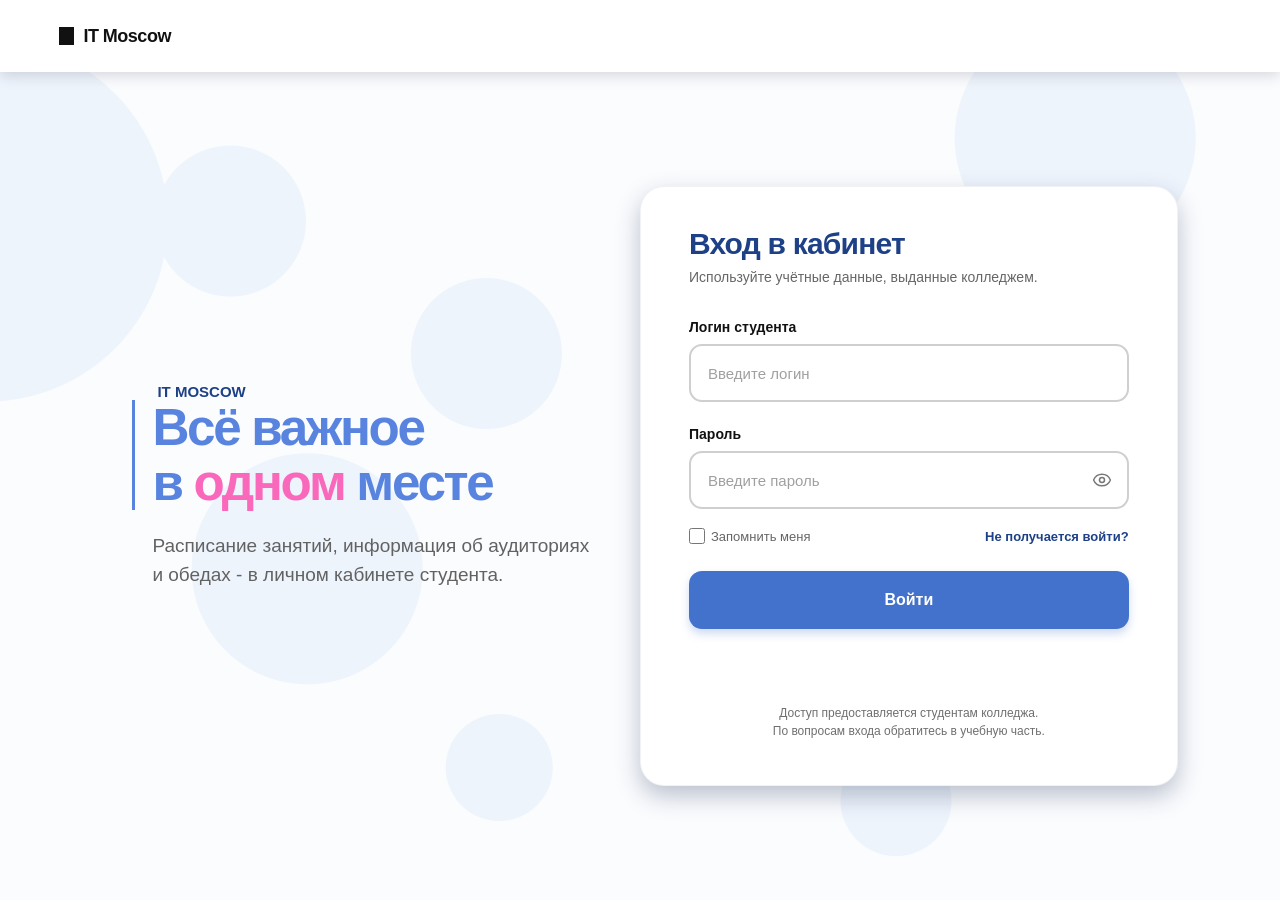
<file: MyITProfile/front/index.html>
<!DOCTYPE html>
<html lang="ru">
<head>
    <meta charset="UTF-8">
    <meta name="viewport" content="width=device-width, initial-scale=1.0">
    <meta name="description" content="Вход в личный кабинет студента IT Moscow: расписание, звонки, обеды и оценки.">
    <title>Вход | IT Moscow</title>
    <link rel="icon" href="data:,">
    <link rel="stylesheet" href="./css/style.css">
    <script src="./js/site-data.js" defer></script>
    <script src="./js/script.js" defer></script>
</head>
<body class="login-page">
    <header class="login-header">
        <span class="logo"><span class="logo-square"></span> IT Moscow</span>
        <div class="profile-menu is-guest" data-profile-menu>
            <a class="profile-button" href="index.html">Войти</a>
            <div class="profile-card">
                <strong class="profile-card-name" data-profile-name></strong>
                <span class="profile-card-role">Студент колледжа</span>
                <dl class="profile-card-details">
                    <div><dt>Группа</dt><dd data-profile-group></dd></div>
                    <div><dt>Специальность</dt><dd data-profile-specialty></dd></div>
                    <div><dt>Курс</dt><dd data-profile-course></dd></div>
                    <div><dt>Логин</dt><dd data-profile-login></dd></div>
                </dl>
                <button class="profile-logout" type="button" data-logout>Выйти из кабинета</button>
            </div>
        </div>
    </header>

    <main class="login-main">
        <section class="login-promo">
            <p class="login-eyebrow">IT MOSCOW</p>
            <h1>Всё важное<br>в <span>одном</span> месте</h1>
            <p>Расписание занятий, информация об аудиториях<br class="desktop-only"> и обедах - в личном кабинете студента.</p>
        </section>

        <section class="login-card">
            <h2>Вход в кабинет</h2>
            <p class="login-description">Используйте учётные данные, выданные колледжем.</p>
            <form class="login-form" data-login-form>
                <label for="student-login">Логин студента</label>
                <input id="student-login" name="login" type="text" placeholder="Введите логин" autocomplete="username" required>

                <label for="student-password">Пароль</label>
                <div class="password-wrap">
                    <input id="student-password" name="password" type="password" placeholder="Введите пароль" autocomplete="current-password" required>
                    <button class="password-toggle" type="button" data-password-toggle aria-label="Показать пароль" aria-pressed="false">
                        <img class="eye-icon eye-open" src="assets/icons/eye.svg" alt="" width="20" height="20" aria-hidden="true">
                        <img class="eye-icon eye-off" src="assets/icons/eye-off.svg" alt="" width="20" height="20" aria-hidden="true">
                    </button>
                </div>

                <div class="login-options">
                    <label class="remember-option"><input type="checkbox" name="remember"> <span>Запомнить меня</span></label>
                    <a href="#" data-message="Для восстановления доступа обратитесь в учебную часть">Не получается войти?</a>
                </div>

                <button class="login-submit" type="submit">Войти</button>
                <p class="login-message" data-login-message role="status" aria-live="polite"></p>
            </form>

            <p class="login-bottom">Доступ предоставляется студентам колледжа.<br>По вопросам входа обратитесь в учебную часть.</p>
        </section>
    </main>
    <div class="toast" role="status" aria-live="polite" data-toast></div>
</body>
</html>
</file>
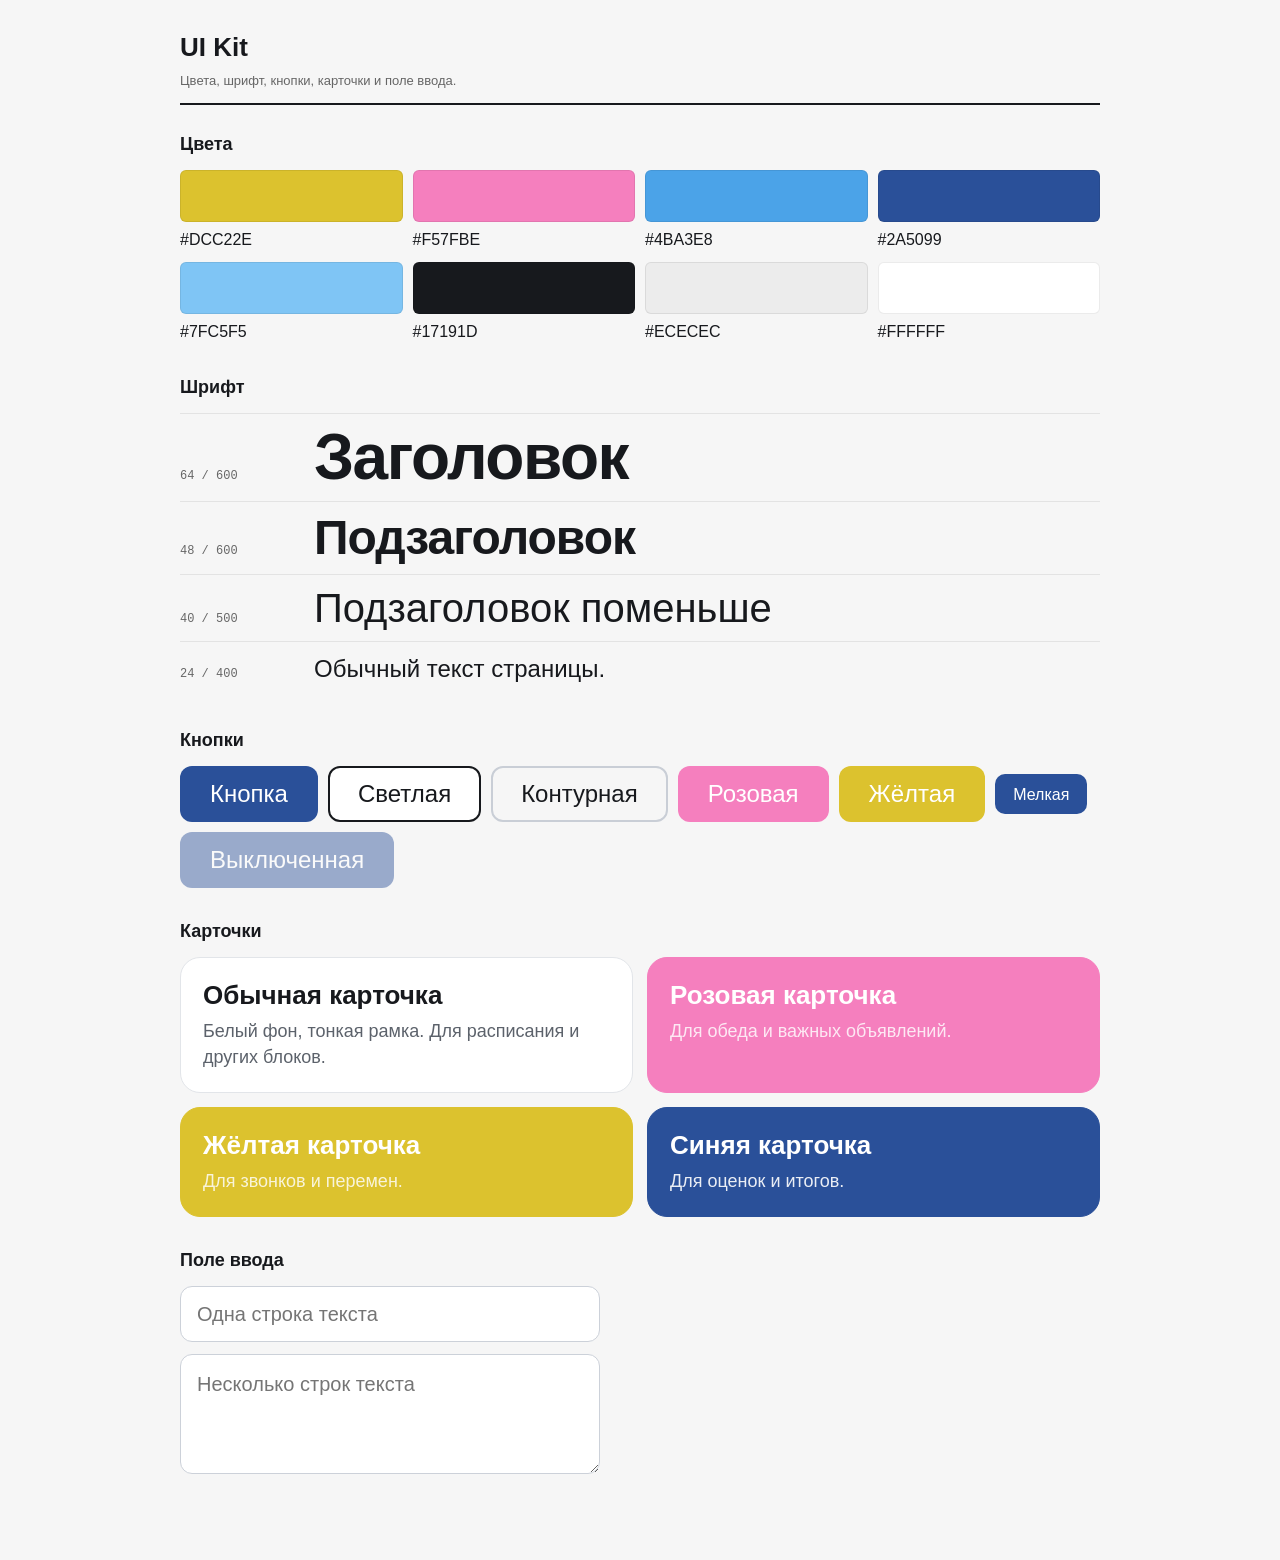
<file: MyITProfile/design/UI Kit/index.html>
<!DOCTYPE html>
<html lang="ru">
<head>
    <meta charset="UTF-8">
    <meta name="viewport" content="width=device-width, initial-scale=1.0">
    <title>UI Kit</title>
    <link rel="stylesheet" href="style.css">
</head>
<body>

<div class="wrap">
    <div class="head">
        <h1>UI Kit</h1>
        <p>Цвета, шрифт, кнопки, карточки и поле ввода.</p>
    </div>

    <section class="sec">
        <h2>Цвета</h2>
        <div class="swatches">
            <div class="swatch">
                <div class="swatch-box c-yellow"></div>
                #DCC22E
            </div>
            <div class="swatch">
                <div class="swatch-box c-pink"></div>
                #F57FBE
            </div>
            <div class="swatch">
                <div class="swatch-box c-blue"></div>
                #4BA3E8
            </div>
            <div class="swatch">
                <div class="swatch-box c-blue-dark"></div>
                #2A5099
            </div>
            <div class="swatch">
                <div class="swatch-box c-blue-light"></div>
                #7FC5F5
            </div>
            <div class="swatch">
                <div class="swatch-box c-black"></div>
                #17191D
            </div>
            <div class="swatch">
                <div class="swatch-box c-gray"></div>
                #ECECEC
            </div>
            <div class="swatch">
                <div class="swatch-box c-white"></div>
                #FFFFFF
            </div>
        </div>
    </section>

    <section class="sec">
        <h2>Шрифт</h2>
        <div class="type-row">
            <p class="type-name">64 / 600</p>
            <p class="h1">Заголовок</p>
        </div>
        <div class="type-row">
            <p class="type-name">48 / 600</p>
            <p class="h2">Подзаголовок</p>
        </div>
        <div class="type-row">
            <p class="type-name">40 / 500</p>
            <p class="h3">Подзаголовок поменьше</p>
        </div>
        <div class="type-row">
            <p class="type-name">24 / 400</p>
            <p class="text">Обычный текст страницы.</p>
        </div>
    </section>

    <section class="sec">
        <h2>Кнопки</h2>
        <div class="grid">
            <button class="btn" type="button">Кнопка</button>
            <button class="btn btn-light" type="button">Светлая</button>
            <button class="btn btn-line" type="button">Контурная</button>
            <button class="btn btn-pink" type="button">Розовая</button>
            <button class="btn btn-yellow" type="button">Жёлтая</button>
            <button class="btn btn-small" type="button">Мелкая</button>
            <button class="btn" type="button" disabled>Выключенная</button>
        </div>
    </section>

    <section class="sec">
        <h2>Карточки</h2>
        <div class="row">
            <div class="card">
                <h3 class="card-title">Обычная карточка</h3>
                <p class="card-text">Белый фон, тонкая рамка. Для расписания и других блоков.</p>
            </div>
            <div class="card card-pink">
                <h3 class="card-title">Розовая карточка</h3>
                <p class="card-text">Для обеда и важных объявлений.</p>
            </div>
            <div class="card card-yellow">
                <h3 class="card-title">Жёлтая карточка</h3>
                <p class="card-text">Для звонков и перемен.</p>
            </div>
            <div class="card card-blue">
                <h3 class="card-title">Синяя карточка</h3>
                <p class="card-text">Для оценок и итогов.</p>
            </div>
        </div>
    </section>

    <section class="sec">
        <h2>Поле ввода</h2>
        <div class="inputs">
            <input class="input" type="text" placeholder="Одна строка текста">
            <textarea class="textarea" placeholder="Несколько строк текста"></textarea>
        </div>
    </section>
</div>
</body>
</html>
</file>
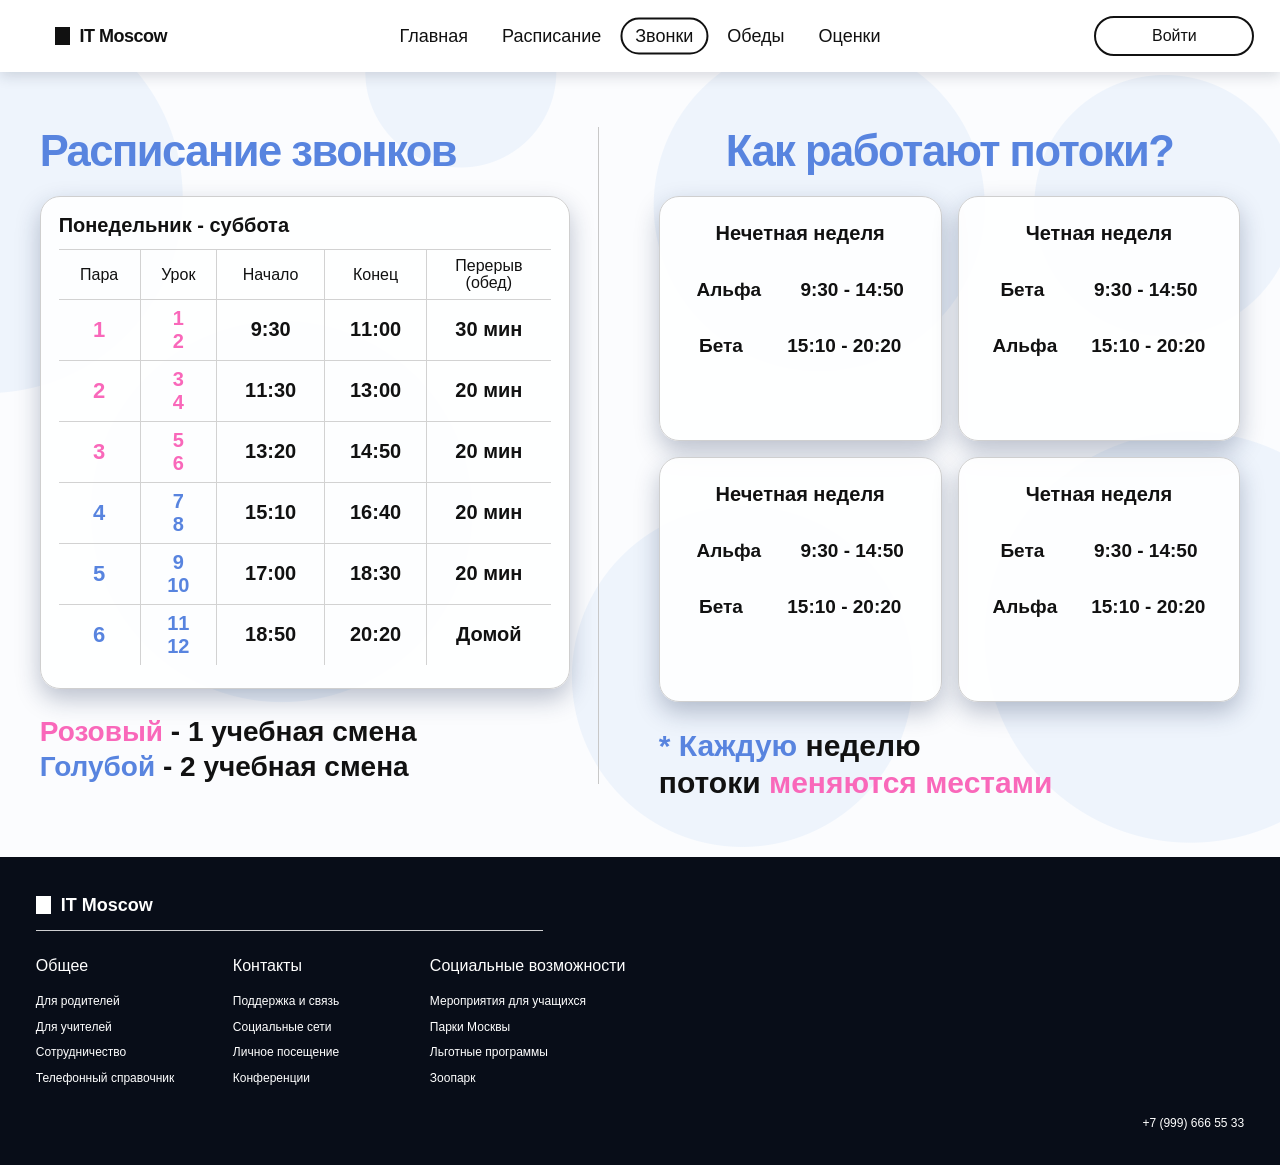
<file: MyITProfile/front/bells.html>
<!DOCTYPE html>
<html lang="ru">
<head>
    <meta charset="UTF-8">
    <meta name="viewport" content="width=device-width, initial-scale=1.0">
    <meta name="description" content="Расписание звонков IT Moscow и схема смен потоков по неделям.">
    <title>Звонки | IT Moscow</title>
    <link rel="icon" href="assets/favicon.svg" type="image/svg+xml">
    <link rel="stylesheet" href="./css/style.css">
    <script src="./js/site-data.js" defer></script>
    <script src="./js/script.js" defer></script>
</head>
<body>

    <header class="site-header">
        <a class="logo" href="index.html"><span class="logo-square"></span> IT Moscow</a>
        <nav class="main-nav" aria-label="Главная навигация"><a class="nav-link" href="index.html">Главная</a><a class="nav-link" href="schedule.html">Расписание</a><a class="nav-link active" href="bells.html">Звонки</a><a class="nav-link" href="lunch.html">Обеды</a><a class="nav-link" href="grades.html">Оценки</a></nav>
        <div class="profile-menu is-guest" data-profile-menu>
            <a class="profile-button" href="login.html">Войти</a>
            <div class="profile-card">
                <strong class="profile-card-name" data-profile-name></strong>
                <span class="profile-card-role">Студент колледжа</span>
                <dl class="profile-card-details">
                    <div><dt>Группа</dt><dd data-profile-group></dd></div>
                    <div><dt>Специальность</dt><dd data-profile-specialty></dd></div>
                    <div><dt>Курс</dt><dd data-profile-course></dd></div>
                    <div><dt>Логин</dt><dd data-profile-login></dd></div>
                </dl>
                <button class="profile-logout" type="button" data-logout>Выйти из кабинета</button>
            </div>
        </div>
    </header>

<main class="page-background">

<section class="content-section bells-page">
    <div class="bells-layout">
        <section class="bells-left">
            <h1 class="page-title">Расписание звонков</h1>
            <div class="bells-table-card">
                <h2>Понедельник - суббота</h2>
                <table class="bells-table">
                    <thead>
                        <tr><th>Пара</th><th>Урок</th><th>Начало</th><th>Конец</th><th>Перерыв<br>(обед)</th></tr>
                    </thead>
                    <tbody>
                        <tr><td class="pink-number">1</td><td class="pink-number">1<br>2</td><td>9:30</td><td>11:00</td><td>30 мин</td></tr>
                        <tr><td class="pink-number">2</td><td class="pink-number">3<br>4</td><td>11:30</td><td>13:00</td><td>20 мин</td></tr>
                        <tr><td class="pink-number">3</td><td class="pink-number">5<br>6</td><td>13:20</td><td>14:50</td><td>20 мин</td></tr>
                        <tr><td class="blue-number">4</td><td class="blue-number">7<br>8</td><td>15:10</td><td>16:40</td><td>20 мин</td></tr>
                        <tr><td class="blue-number">5</td><td class="blue-number">9<br>10</td><td>17:00</td><td>18:30</td><td>20 мин</td></tr>
                        <tr><td class="blue-number">6</td><td class="blue-number">11<br>12</td><td>18:50</td><td>20:20</td><td>Домой</td></tr>
                    </tbody>
                </table>
            </div>
            <div class="shift-legend">
                <p><span class="pink-text">Розовый</span> - 1 учебная смена</p>
                <p><span class="blue-text">Голубой</span> - 2 учебная смена</p>
            </div>
        </section>

        <section class="streams-section">
            <h2 class="page-title">Как работают потоки?</h2>
            <div class="streams-grid">
                <article class="stream-card">
                    <h3>Нечетная неделя</h3>
                    <p><strong>Альфа</strong><b>9:30 - 14:50</b></p>
                    <p><strong>Бета</strong><b>15:10 - 20:20</b></p>
                </article>
                <article class="stream-card">
                    <h3>Четная неделя</h3>
                    <p><strong>Бета</strong><b>9:30 - 14:50</b></p>
                    <p><strong>Альфа</strong><b>15:10 - 20:20</b></p>
                </article>
                <article class="stream-card">
                    <h3>Нечетная неделя</h3>
                    <p><strong>Альфа</strong><b>9:30 - 14:50</b></p>
                    <p><strong>Бета</strong><b>15:10 - 20:20</b></p>
                </article>
                <article class="stream-card">
                    <h3>Четная неделя</h3>
                    <p><strong>Бета</strong><b>9:30 - 14:50</b></p>
                    <p><strong>Альфа</strong><b>15:10 - 20:20</b></p>
                </article>
            </div>
            <p class="streams-note"><span>* Каждую</span> неделю<br>потоки <b>меняются местами</b></p>
        </section>
    </div>
</section>

</main>

    <footer class="site-footer">
        <div class="footer-inner">
            <div class="footer-logo"><span class="logo-square"></span> IT Moscow</div>
            <div class="footer-columns">
                <div class="footer-column">
                    <strong>Общее</strong>
                    <a href="#" data-message="Раздел пока не подключён">Для родителей</a>
                    <a href="#" data-message="Раздел пока не подключён">Для учителей</a>
                    <a href="#" data-message="Раздел пока не подключён">Сотрудничество</a>
                    <a href="#" data-message="Раздел пока не подключён">Телефонный справочник</a>
                </div>
                <div class="footer-column">
                    <strong>Контакты</strong>
                    <a href="#" data-message="Раздел пока не подключён">Поддержка и связь</a>
                    <a href="#" data-message="Раздел пока не подключён">Социальные сети</a>
                    <a href="#" data-message="Раздел пока не подключён">Личное посещение</a>
                    <a href="#" data-message="Раздел пока не подключён">Конференции</a>
                </div>
                <div class="footer-column">
                    <strong>Социальные возможности</strong>
                    <a href="#" data-message="Раздел пока не подключён">Мероприятия для учащихся</a>
                    <a href="#" data-message="Раздел пока не подключён">Парки Москвы</a>
                    <a href="#" data-message="Раздел пока не подключён">Льготные программы</a>
                    <a href="#" data-message="Раздел пока не подключён">Зоопарк</a>
                </div>
            </div>
            <p class="footer-phone">+7 (999) 666 55 33</p>
        </div>
    </footer>

<div class="toast" role="status" aria-live="polite" data-toast></div>
</body>
</html>
</file>
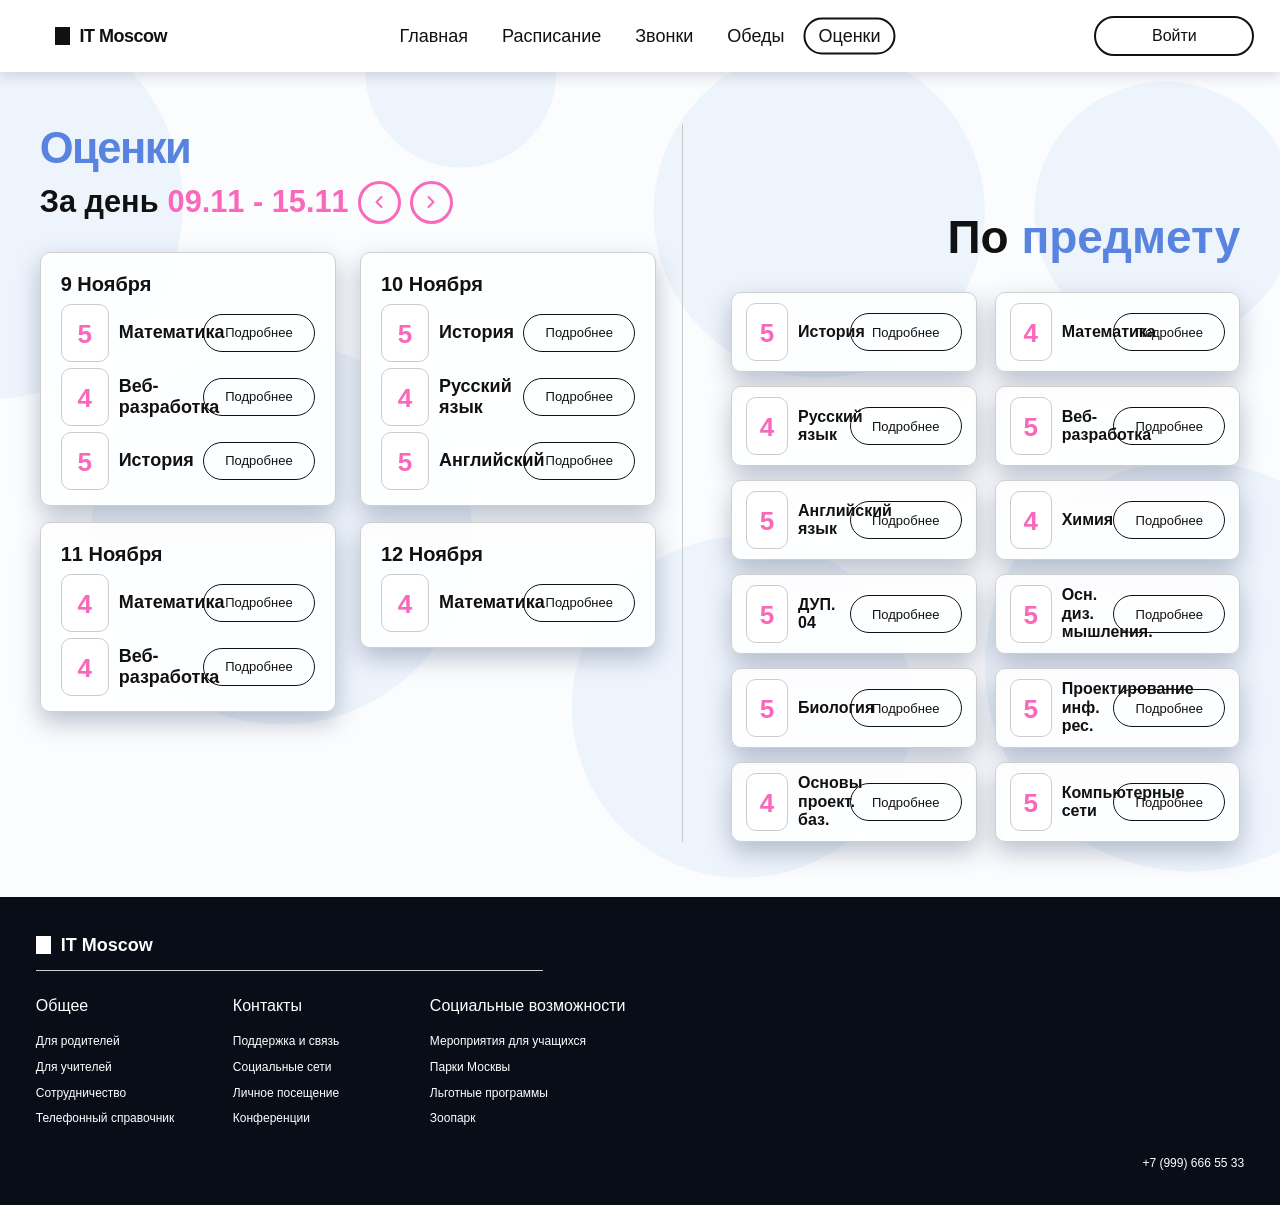
<file: MyITProfile/front/grades.html>
<!DOCTYPE html>
<html lang="ru">
<head>
    <meta charset="UTF-8">
    <meta name="viewport" content="width=device-width, initial-scale=1.0">
    <meta name="description" content="Оценки студента IT Moscow за неделю и средний балл по предметам.">
    <title>Оценки | IT Moscow</title>
    <link rel="icon" href="data:,">
    <link rel="stylesheet" href="./css/style.css">
    <script src="./js/site-data.js" defer></script>
    <script src="./js/script.js" defer></script>
</head>
<body>

    <header class="site-header">
        <a class="logo" href="main.html"><span class="logo-square"></span> IT Moscow</a>
        <nav class="main-nav" aria-label="Главная навигация"><a class="nav-link" href="main.html">Главная</a><a class="nav-link" href="schedule.html">Расписание</a><a class="nav-link" href="bells.html">Звонки</a><a class="nav-link" href="lunch.html">Обеды</a><a class="nav-link active" href="grades.html">Оценки</a></nav>
        <div class="profile-menu is-guest" data-profile-menu>
            <a class="profile-button" href="index.html">Войти</a>
            <div class="profile-card">
                <strong class="profile-card-name" data-profile-name></strong>
                <span class="profile-card-role">Студент колледжа</span>
                <dl class="profile-card-details">
                    <div><dt>Группа</dt><dd data-profile-group></dd></div>
                    <div><dt>Специальность</dt><dd data-profile-specialty></dd></div>
                    <div><dt>Курс</dt><dd data-profile-course></dd></div>
                    <div><dt>Логин</dt><dd data-profile-login></dd></div>
                </dl>
                <button class="profile-logout" type="button" data-logout>Выйти из кабинета</button>
            </div>
        </div>
    </header>

<main class="page-background">

<section class="content-section grades-page">
    <div class="grades-layout">
        <section class="grades-daily">
            <h1 class="page-title">Оценки</h1>
            <div class="grades-date-line"><strong>За день</strong> <span>09.11 - 15.11</span> <button type="button" class="date-arrow pink-arrow" data-message="Другой период пока не добавлен" aria-label="Предыдущий период"><svg class="control-arrow-svg" viewBox="0 0 24 24" aria-hidden="true" focusable="false"><path d="M9 6 15 12l-6 6" /></svg></button><button type="button" class="date-arrow pink-arrow" data-message="Другой период пока не добавлен" aria-label="Следующий период"><svg class="control-arrow-svg" viewBox="0 0 24 24" aria-hidden="true" focusable="false"><path d="M9 6 15 12l-6 6" /></svg></button></div>
            <div class="daily-grades-grid"><article class="daily-grade-card"><h2>9 Ноября</h2>
        <div class="grade-row">
            <span class="grade-mark">5</span>
            <strong>Математика</strong>
            <button class="detail-button" type="button" data-message="9 Ноября: Математика, оценка 5">Подробнее</button>
        </div>

        <div class="grade-row">
            <span class="grade-mark">4</span>
            <strong>Веб-разработка</strong>
            <button class="detail-button" type="button" data-message="9 Ноября: Веб-разработка, оценка 4">Подробнее</button>
        </div>

        <div class="grade-row">
            <span class="grade-mark">5</span>
            <strong>История</strong>
            <button class="detail-button" type="button" data-message="9 Ноября: История, оценка 5">Подробнее</button>
        </div>
    </article><article class="daily-grade-card"><h2>10 Ноября</h2>
        <div class="grade-row">
            <span class="grade-mark">5</span>
            <strong>История</strong>
            <button class="detail-button" type="button" data-message="10 Ноября: История, оценка 5">Подробнее</button>
        </div>

        <div class="grade-row">
            <span class="grade-mark">4</span>
            <strong>Русский язык</strong>
            <button class="detail-button" type="button" data-message="10 Ноября: Русский язык, оценка 4">Подробнее</button>
        </div>

        <div class="grade-row">
            <span class="grade-mark">5</span>
            <strong>Английский</strong>
            <button class="detail-button" type="button" data-message="10 Ноября: Английский, оценка 5">Подробнее</button>
        </div>
    </article><article class="daily-grade-card"><h2>11 Ноября</h2>
        <div class="grade-row">
            <span class="grade-mark">4</span>
            <strong>Математика</strong>
            <button class="detail-button" type="button" data-message="11 Ноября: Математика, оценка 4">Подробнее</button>
        </div>

        <div class="grade-row">
            <span class="grade-mark">4</span>
            <strong>Веб-разработка</strong>
            <button class="detail-button" type="button" data-message="11 Ноября: Веб-разработка, оценка 4">Подробнее</button>
        </div>
    </article><article class="daily-grade-card"><h2>12 Ноября</h2>
        <div class="grade-row">
            <span class="grade-mark">4</span>
            <strong>Математика</strong>
            <button class="detail-button" type="button" data-message="12 Ноября: Математика, оценка 4">Подробнее</button>
        </div>
    </article></div>
        </section>
        <section class="grades-subjects">
            <h2 class="subject-heading">По <span>предмету</span></h2>
            <div class="subject-grades-grid">
        <div class="subject-grade-row">
            <span class="grade-mark">5</span>
            <strong>История</strong>
            <button class="detail-button" type="button" data-modal-subject="history">Подробнее</button>
        </div>

        <div class="subject-grade-row">
            <span class="grade-mark">4</span>
            <strong>Математика</strong>
            <button class="detail-button" type="button" data-modal-subject="math">Подробнее</button>
        </div>

        <div class="subject-grade-row">
            <span class="grade-mark">4</span>
            <strong>Русский язык</strong>
            <button class="detail-button" type="button" data-modal-subject="russian">Подробнее</button>
        </div>

        <div class="subject-grade-row">
            <span class="grade-mark">5</span>
            <strong>Веб-разработка</strong>
            <button class="detail-button" type="button" data-modal-subject="web">Подробнее</button>
        </div>

        <div class="subject-grade-row">
            <span class="grade-mark">5</span>
            <strong>Английский язык</strong>
            <button class="detail-button" type="button" data-modal-subject="english">Подробнее</button>
        </div>

        <div class="subject-grade-row">
            <span class="grade-mark">4</span>
            <strong>Химия</strong>
            <button class="detail-button" type="button" data-modal-subject="chemistry">Подробнее</button>
        </div>

        <div class="subject-grade-row">
            <span class="grade-mark">5</span>
            <strong>ДУП. 04</strong>
            <button class="detail-button" type="button" data-modal-subject="dup">Подробнее</button>
        </div>

        <div class="subject-grade-row">
            <span class="grade-mark">5</span>
            <strong>Осн. диз. мышления.</strong>
            <button class="detail-button" type="button" data-modal-subject="thinking">Подробнее</button>
        </div>

        <div class="subject-grade-row">
            <span class="grade-mark">5</span>
            <strong>Биология</strong>
            <button class="detail-button" type="button" data-modal-subject="biology">Подробнее</button>
        </div>

        <div class="subject-grade-row">
            <span class="grade-mark">5</span>
            <strong>Проектирование инф. рес.</strong>
            <button class="detail-button" type="button" data-modal-subject="infres">Подробнее</button>
        </div>

        <div class="subject-grade-row">
            <span class="grade-mark">4</span>
            <strong>Основы проект. баз.</strong>
            <button class="detail-button" type="button" data-modal-subject="projectbase">Подробнее</button>
        </div>

        <div class="subject-grade-row">
            <span class="grade-mark">5</span>
            <strong>Компьютерные сети</strong>
            <button class="detail-button" type="button" data-modal-subject="networks">Подробнее</button>
        </div>
    </div>
        </section>
    </div>
</section>

</main>

    <footer class="site-footer">
        <div class="footer-inner">
            <div class="footer-logo"><span class="logo-square"></span> IT Moscow</div>
            <div class="footer-columns">
                <div class="footer-column">
                    <strong>Общее</strong>
                    <a href="#" data-message="Раздел пока не подключён">Для родителей</a>
                    <a href="#" data-message="Раздел пока не подключён">Для учителей</a>
                    <a href="#" data-message="Раздел пока не подключён">Сотрудничество</a>
                    <a href="#" data-message="Раздел пока не подключён">Телефонный справочник</a>
                </div>
                <div class="footer-column">
                    <strong>Контакты</strong>
                    <a href="#" data-message="Раздел пока не подключён">Поддержка и связь</a>
                    <a href="#" data-message="Раздел пока не подключён">Социальные сети</a>
                    <a href="#" data-message="Раздел пока не подключён">Личное посещение</a>
                    <a href="#" data-message="Раздел пока не подключён">Конференции</a>
                </div>
                <div class="footer-column">
                    <strong>Социальные возможности</strong>
                    <a href="#" data-message="Раздел пока не подключён">Мероприятия для учащихся</a>
                    <a href="#" data-message="Раздел пока не подключён">Парки Москвы</a>
                    <a href="#" data-message="Раздел пока не подключён">Льготные программы</a>
                    <a href="#" data-message="Раздел пока не подключён">Зоопарк</a>
                </div>
            </div>
            <p class="footer-phone">+7 (999) 666 55 33</p>
        </div>
    </footer>

<div class="toast" role="status" aria-live="polite" data-toast></div>
</body>
</html>
</file>
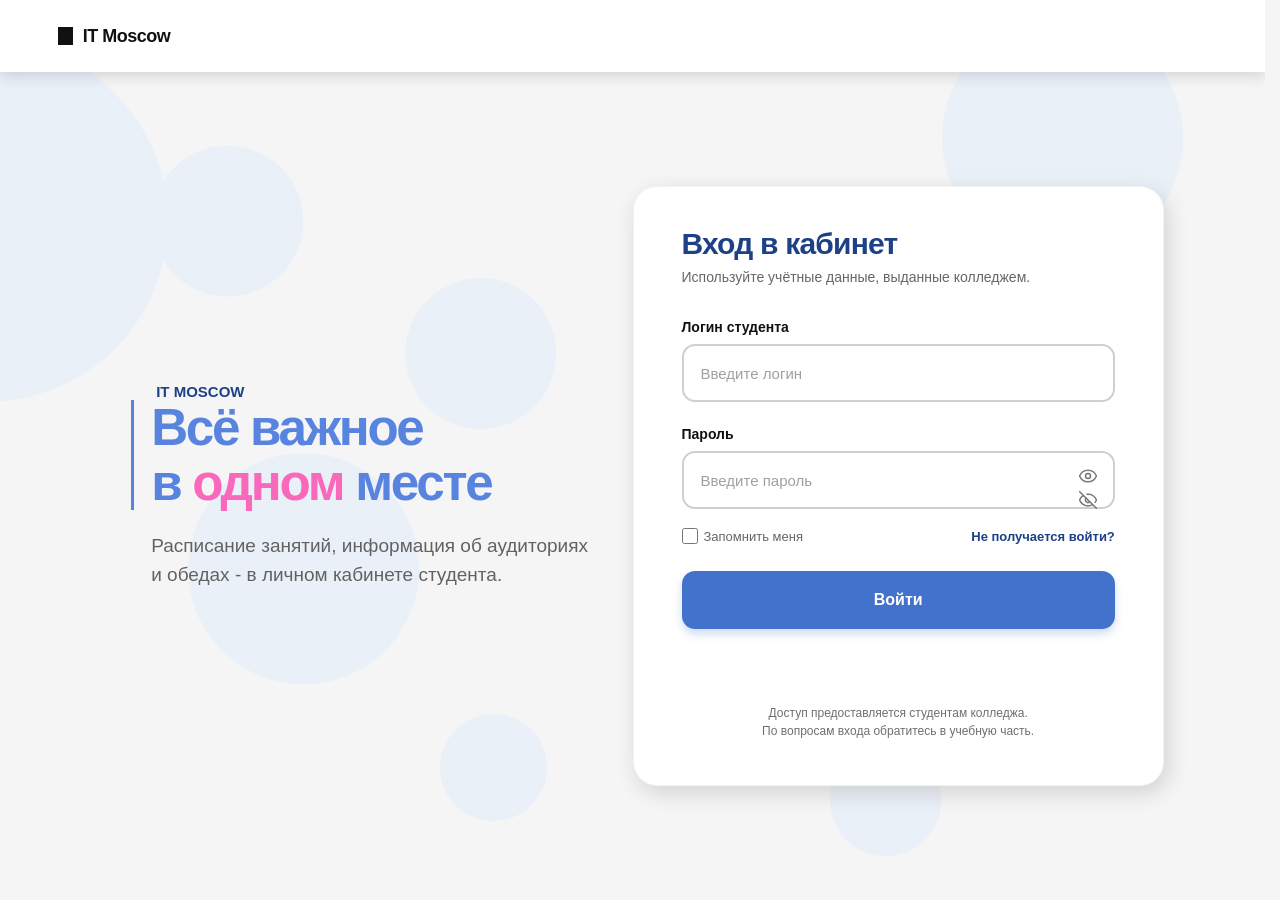
<file: MyITProfile/front/index1.html>
<!DOCTYPE html>
<html lang="ru">
<head>
    <meta charset="UTF-8">
    <meta name="viewport" content="width=device-width, initial-scale=1.0">
    <meta name="description" content="Вход в личный кабинет студента IT Moscow: расписание, звонки, обеды и оценки.">
    <title>Вход | IT Moscow</title>
    <link rel="icon" href="assets/favicon.svg" type="image/svg+xml">
    <link rel="stylesheet" href="style.css">
    <script src="script.js" defer></script>
</head>
<body class="login-page">
    <header class="login-header">
        <span class="logo"><span class="logo-square"></span> IT Moscow</span>
        <div class="profile-menu is-guest" data-profile-menu>
            <a class="profile-button" href="login.html">Войти</a>
            <div class="profile-card">
                <strong class="profile-card-name" data-profile-name></strong>
                <span class="profile-card-role">Студент колледжа</span>
                <dl class="profile-card-details">
                    <div><dt>Группа</dt><dd data-profile-group></dd></div>
                    <div><dt>Специальность</dt><dd data-profile-specialty></dd></div>
                    <div><dt>Курс</dt><dd data-profile-course></dd></div>
                    <div><dt>Логин</dt><dd data-profile-login></dd></div>
                </dl>
                <button class="profile-logout" type="button" data-logout>Выйти из кабинета</button>
            </div>
        </div>
    </header>

    <main class="login-main">
        <section class="login-promo">
            <p class="login-eyebrow">IT MOSCOW</p>
            <h1>Всё важное<br>в <span>одном</span> месте</h1>
            <p>Расписание занятий, информация об аудиториях<br class="desktop-only"> и обедах - в личном кабинете студента.</p>
        </section>

        <section class="login-card">
            <h2>Вход в кабинет</h2>
            <p class="login-description">Используйте учётные данные, выданные колледжем.</p>
            <form class="login-form" data-login-form>
                <label for="student-login">Логин студента</label>
                <input id="student-login" name="login" type="text" placeholder="Введите логин" autocomplete="username" required>

                <label for="student-password">Пароль</label>
                <div class="password-wrap">
                    <input id="student-password" name="password" type="password" placeholder="Введите пароль" autocomplete="current-password" required>
                    <button class="password-toggle" type="button" data-password-toggle aria-label="Показать пароль" aria-pressed="false">
                        <img class="eye-icon eye-open" src="assets/icons/eye.svg" alt="" width="20" height="20" aria-hidden="true">
                        <img class="eye-icon eye-off" src="assets/icons/eye-off.svg" alt="" width="20" height="20" aria-hidden="true">
                    </button>
                </div>

                <div class="login-options">
                    <label class="remember-option"><input type="checkbox" name="remember"> <span>Запомнить меня</span></label>
                    <a href="#" data-message="Для восстановления доступа обратитесь в учебную часть">Не получается войти?</a>
                </div>

                <button class="login-submit" type="submit">Войти</button>
                <p class="login-message" data-login-message role="status" aria-live="polite"></p>
            </form>

            <p class="login-bottom">Доступ предоставляется студентам колледжа.<br>По вопросам входа обратитесь в учебную часть.</p>
        </section>
    </main>
    <div class="toast" role="status" aria-live="polite" data-toast></div>
</body>
</html>
</file>
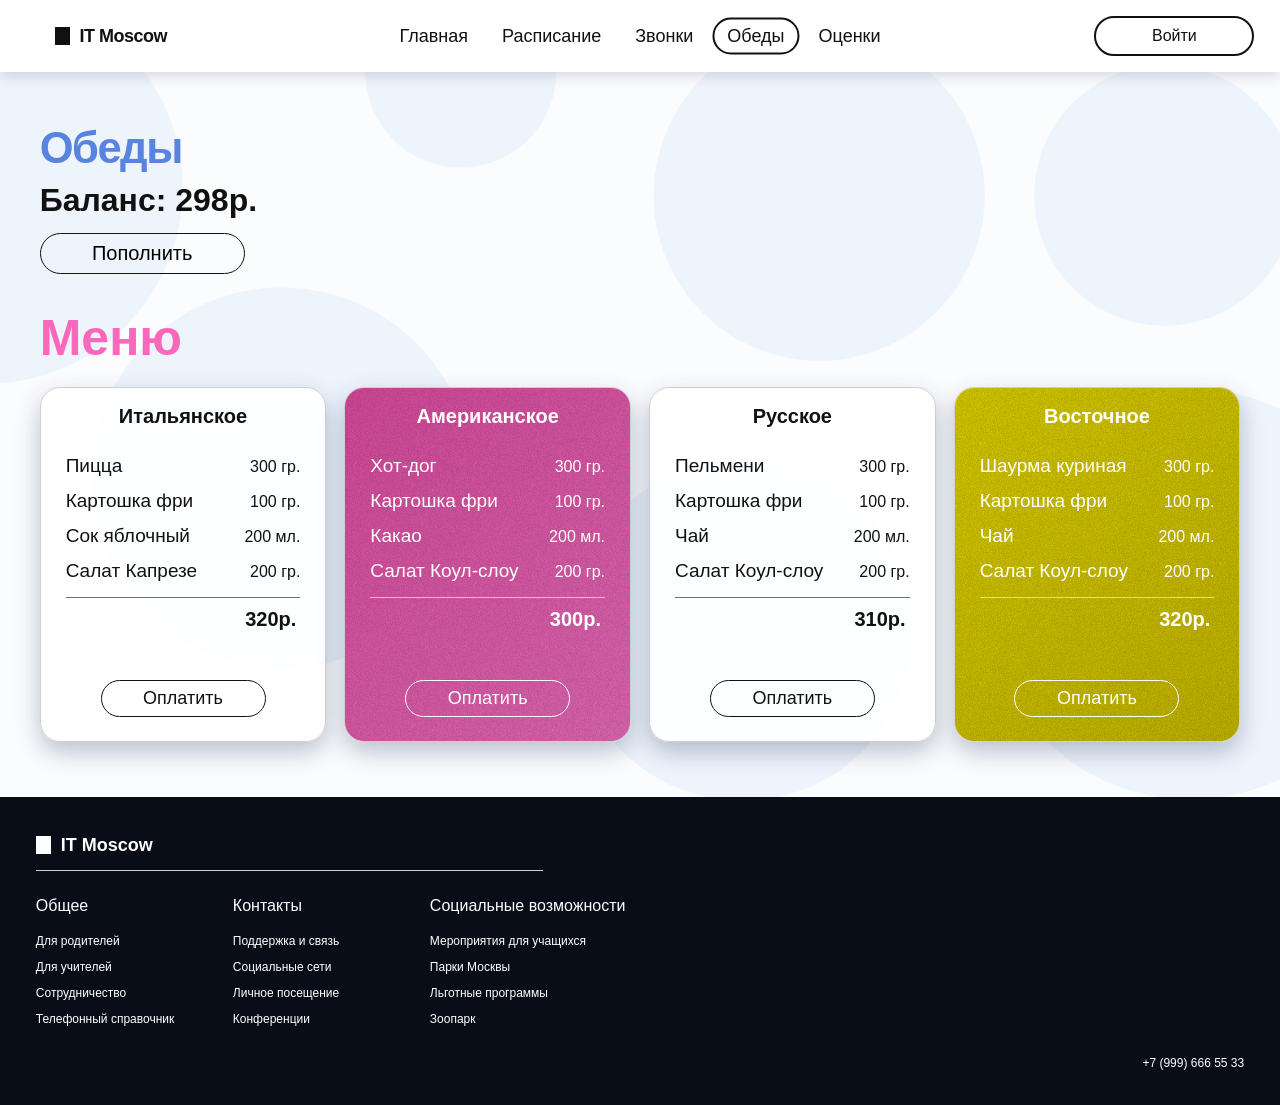
<file: MyITProfile/front/lunch.html>
<!DOCTYPE html>
<html lang="ru">
<head>
    <meta charset="UTF-8">
    <meta name="viewport" content="width=device-width, initial-scale=1.0">
    <meta name="description" content="Меню столовой IT Moscow, стоимость обедов и баланс карты студента.">
    <title>Обеды | IT Moscow</title>
    <link rel="icon" href="data:,">
    <link rel="stylesheet" href="./css/style.css">
    <script src="./js/site-data.js" defer></script>
    <script src="./js/script.js" defer></script>
</head>
<body>

    <header class="site-header">
        <a class="logo" href="main.html"><span class="logo-square"></span> IT Moscow</a>
        <nav class="main-nav" aria-label="Главная навигация"><a class="nav-link" href="main.html">Главная</a><a class="nav-link" href="schedule.html">Расписание</a><a class="nav-link" href="bells.html">Звонки</a><a class="nav-link active" href="lunch.html">Обеды</a><a class="nav-link" href="grades.html">Оценки</a></nav>
        <div class="profile-menu is-guest" data-profile-menu>
            <a class="profile-button" href="index.html">Войти</a>
            <div class="profile-card">
                <strong class="profile-card-name" data-profile-name></strong>
                <span class="profile-card-role">Студент колледжа</span>
                <dl class="profile-card-details">
                    <div><dt>Группа</dt><dd data-profile-group></dd></div>
                    <div><dt>Специальность</dt><dd data-profile-specialty></dd></div>
                    <div><dt>Курс</dt><dd data-profile-course></dd></div>
                    <div><dt>Логин</dt><dd data-profile-login></dd></div>
                </dl>
                <button class="profile-logout" type="button" data-logout>Выйти из кабинета</button>
            </div>
        </div>
    </header>

<main class="page-background">

<section class="content-section lunch-page">
    <h1 class="page-title">Обеды</h1>
    <div class="lunch-info">
        <div class="balance">
            <h2>Баланс: 298р.</h2>
            <button class="top-up-button" type="button" data-message="Пополнение баланса пока не подключено">Пополнить</button>
        </div>
    </div>
    <h2 class="menu-title">Меню</h2>
    <div class="menu-grid">
    <article class="menu-card " data-menu="italian">
        <h2>Итальянское</h2>
        <div class="menu-items">
            <p><span>Пицца</span><small>300 гр.</small></p>
            <p><span>Картошка фри</span><small>100 гр.</small></p>
            <p><span>Сок яблочный</span><small>200 мл.</small></p>
            <p><span>Салат Капрезе</span><small>200 гр.</small></p>
        </div>
        <div class="menu-divider"></div>
        <strong class="menu-total">320р.</strong>
        <button class="menu-pay-button" type="button">Оплатить</button>
    </article>

    <article class="menu-card texture-pink" data-menu="american">
        <h2>Американское</h2>
        <div class="menu-items">
            <p><span>Хот-дог</span><small>300 гр.</small></p>
            <p><span>Картошка фри</span><small>100 гр.</small></p>
            <p><span>Какао</span><small>200 мл.</small></p>
            <p><span>Салат Коул-слоу</span><small>200 гр.</small></p>
        </div>
        <div class="menu-divider"></div>
        <strong class="menu-total">300р.</strong>
        <button class="menu-pay-button" type="button">Оплатить</button>
    </article>

    <article class="menu-card " data-menu="russian">
        <h2>Русское</h2>
        <div class="menu-items">
            <p><span>Пельмени</span><small>300 гр.</small></p>
            <p><span>Картошка фри</span><small>100 гр.</small></p>
            <p><span>Чай</span><small>200 мл.</small></p>
            <p><span>Салат Коул-слоу</span><small>200 гр.</small></p>
        </div>
        <div class="menu-divider"></div>
        <strong class="menu-total">310р.</strong>
        <button class="menu-pay-button" type="button">Оплатить</button>
    </article>

    <article class="menu-card texture-yellow" data-menu="eastern">
        <h2>Восточное</h2>
        <div class="menu-items">
            <p><span>Шаурма куриная</span><small>300 гр.</small></p>
            <p><span>Картошка фри</span><small>100 гр.</small></p>
            <p><span>Чай</span><small>200 мл.</small></p>
            <p><span>Салат Коул-слоу</span><small>200 гр.</small></p>
        </div>
        <div class="menu-divider"></div>
        <strong class="menu-total">320р.</strong>
        <button class="menu-pay-button" type="button">Оплатить</button>
    </article>
    </div>
</section>

</main>

    <footer class="site-footer">
        <div class="footer-inner">
            <div class="footer-logo"><span class="logo-square"></span> IT Moscow</div>
            <div class="footer-columns">
                <div class="footer-column">
                    <strong>Общее</strong>
                    <a href="#" data-message="Раздел пока не подключён">Для родителей</a>
                    <a href="#" data-message="Раздел пока не подключён">Для учителей</a>
                    <a href="#" data-message="Раздел пока не подключён">Сотрудничество</a>
                    <a href="#" data-message="Раздел пока не подключён">Телефонный справочник</a>
                </div>
                <div class="footer-column">
                    <strong>Контакты</strong>
                    <a href="#" data-message="Раздел пока не подключён">Поддержка и связь</a>
                    <a href="#" data-message="Раздел пока не подключён">Социальные сети</a>
                    <a href="#" data-message="Раздел пока не подключён">Личное посещение</a>
                    <a href="#" data-message="Раздел пока не подключён">Конференции</a>
                </div>
                <div class="footer-column">
                    <strong>Социальные возможности</strong>
                    <a href="#" data-message="Раздел пока не подключён">Мероприятия для учащихся</a>
                    <a href="#" data-message="Раздел пока не подключён">Парки Москвы</a>
                    <a href="#" data-message="Раздел пока не подключён">Льготные программы</a>
                    <a href="#" data-message="Раздел пока не подключён">Зоопарк</a>
                </div>
            </div>
            <p class="footer-phone">+7 (999) 666 55 33</p>
        </div>
    </footer>

<div class="toast" role="status" aria-live="polite" data-toast></div>
</body>
</html>
</file>
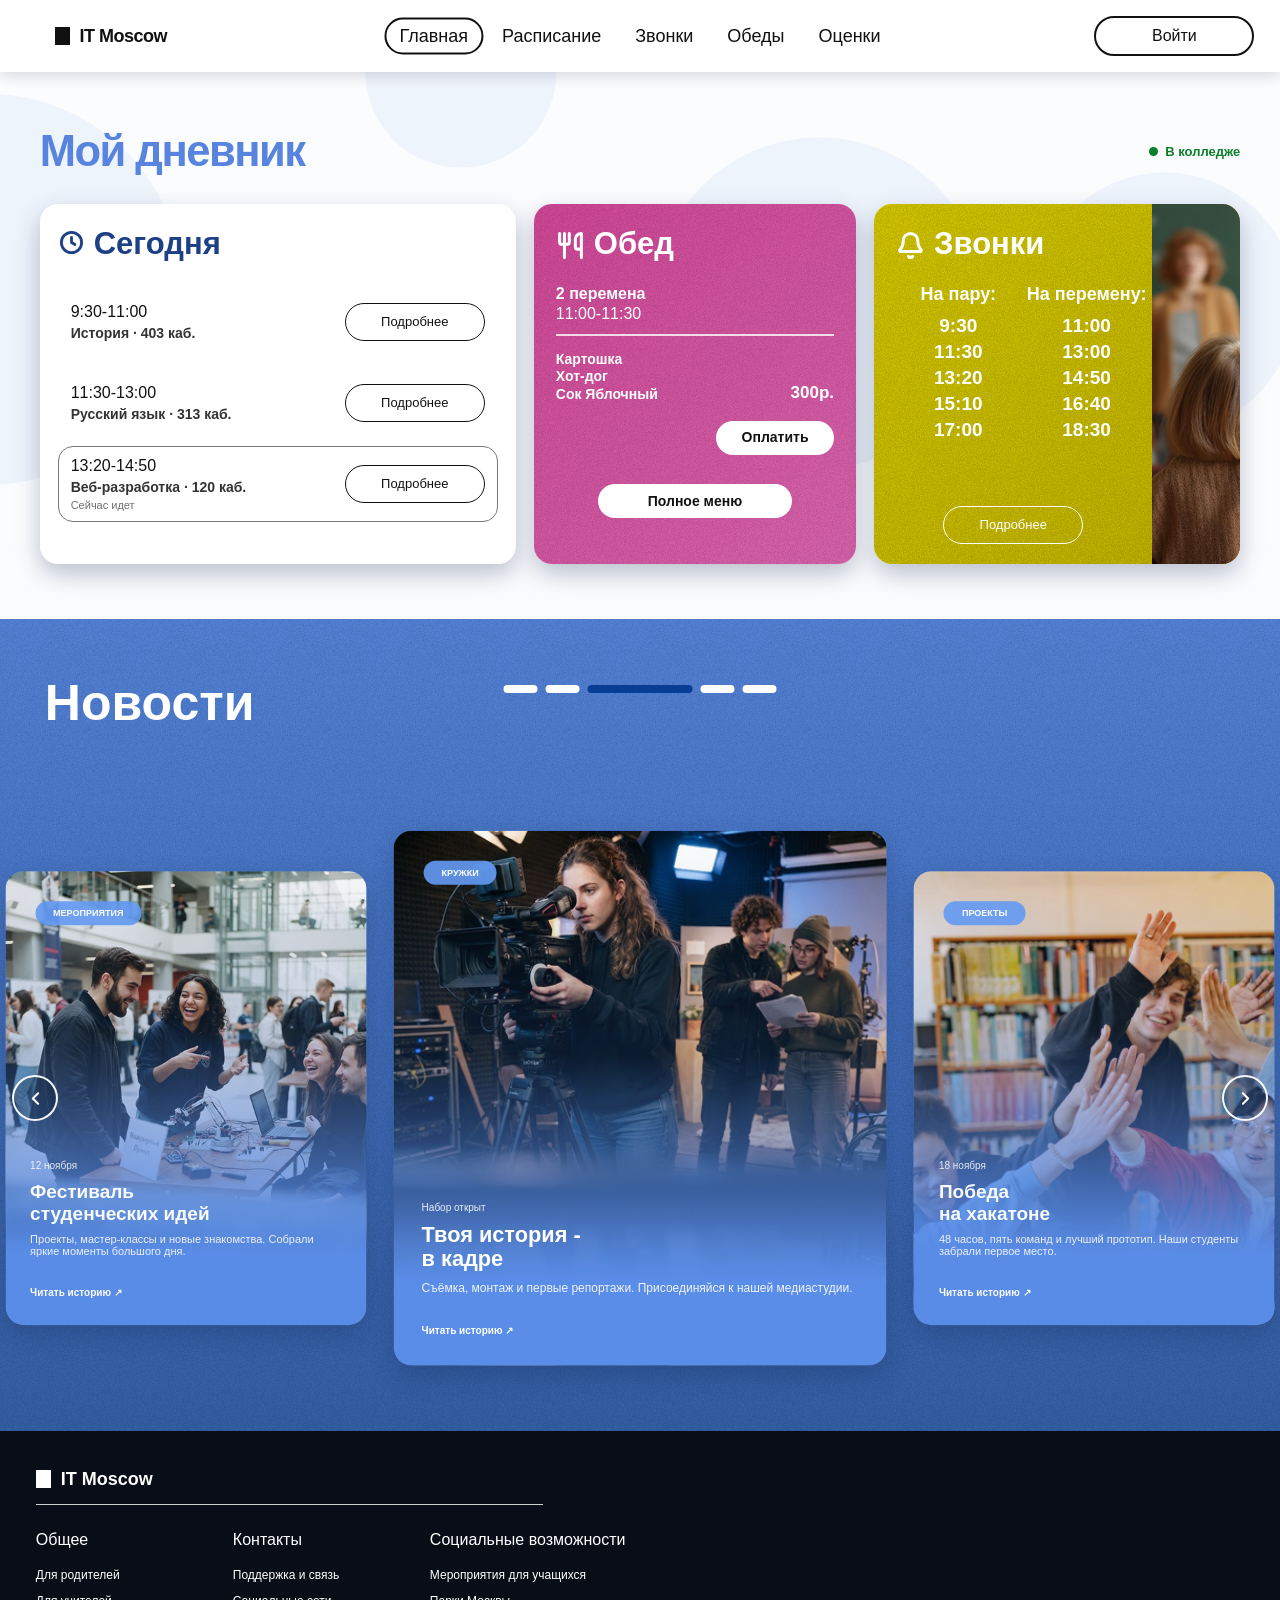
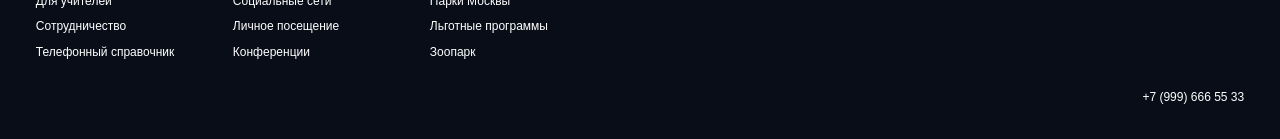
<file: MyITProfile/front/main.html>
<!DOCTYPE html>
<html lang="ru">
<head>
    <meta charset="UTF-8">
    <meta name="viewport" content="width=device-width, initial-scale=1.0">
    <meta name="description" content="Личный кабинет студента IT Moscow: расписание на сегодня, звонки, меню столовой и оценки.">
    <title>Главная | IT Moscow</title>
    <link rel="icon" href="data:,">
    <link rel="stylesheet" href="./css/style.css">
    <script src="./js/site-data.js" defer></script>
    <script src="./js/script.js" defer></script>
</head>
<body>

    <header class="site-header">
        <a class="logo" href="main.html"><span class="logo-square"></span> IT Moscow</a>
        <nav class="main-nav" aria-label="Главная навигация"><a class="nav-link active" href="main.html">Главная</a><a class="nav-link" href="schedule.html">Расписание</a><a class="nav-link" href="bells.html">Звонки</a><a class="nav-link" href="lunch.html">Обеды</a><a class="nav-link" href="grades.html">Оценки</a></nav>
        <div class="profile-menu is-guest" data-profile-menu>
            <a class="profile-button" href="index.html">Войти</a>
            <div class="profile-card">
                <strong class="profile-card-name" data-profile-name></strong>
                <span class="profile-card-role">Студент колледжа</span>
                <dl class="profile-card-details">
                    <div><dt>Группа</dt><dd data-profile-group></dd></div>
                    <div><dt>Специальность</dt><dd data-profile-specialty></dd></div>
                    <div><dt>Курс</dt><dd data-profile-course></dd></div>
                    <div><dt>Логин</dt><dd data-profile-login></dd></div>
                </dl>
                <button class="profile-logout" type="button" data-logout>Выйти из кабинета</button>
            </div>
        </div>
    </header>

<main class="page-background">

<section class="dashboard-section">
    <div class="dashboard-heading">
        <h1>Мой дневник</h1>
        <span class="college-status">В колледже</span>
    </div>

    <div class="dashboard-grid">
        <section class="today-card dashboard-card">
            <h2><img class="clock-icon" src="assets/icons/clock.svg" alt="">Сегодня</h2>
            <div class="today-lessons">
                <div class="today-lesson">
                    <div class="lesson-time"><span>9:30-11:00</span><small class="lesson-name"><span class="lesson-title">История</span> <span class="lesson-room">403 каб.</span></small></div>
                    <a class="detail-button" href="schedule.html">Подробнее</a>
                </div>
                <div class="today-lesson">
                    <div class="lesson-time"><span>11:30-13:00</span><small class="lesson-name"><span class="lesson-title">Русский язык</span> <span class="lesson-room">313 каб.</span></small></div>
                    <a class="detail-button" href="schedule.html">Подробнее</a>
                </div>
                <div class="today-lesson current">
                    <div class="lesson-time"><span>13:20-14:50</span><small class="lesson-name"><span class="lesson-title">Веб-разработка</span> <span class="lesson-room">120 каб.</span></small><small>Сейчас идет</small></div>
                    <a class="detail-button" href="schedule.html">Подробнее</a>
                </div>
            </div>
            <a class="today-open-button" href="schedule.html">Открыть расписание</a>
        </section>

        <section class="lunch-mini dashboard-card texture-pink">
            <h2><img class="mini-icon" src="assets/icons/utensils.svg" alt="">Обед</h2>
            <div class="lunch-mini-time"><strong>2 перемена</strong><span>11:00-11:30</span></div>
            <div class="lunch-mini-menu">
                <div><strong>Картошка</strong><strong>Хот-дог</strong><strong>Сок Яблочный</strong></div>
                <strong class="lunch-mini-price">300р.</strong>
                <button class="pay-mini-button" type="button" data-message="Оплата будет доступна после подключения платёжной системы">Оплатить</button>
            </div>
            <a class="white-button mini-menu-button" href="lunch.html">Полное меню</a>
        </section>

        <section class="bells-mini dashboard-card texture-yellow">
            <h2><img class="mini-icon" src="assets/icons/bell.svg" alt="">Звонки</h2>
            <div class="bells-mini-content">
                <div>
                    <strong>На пару:</strong>
                    <span>9:30</span><span>11:30</span><span>13:20</span><span>15:10</span><span>17:00</span>
                </div>
                <div>
                    <strong>На перемену:</strong>
                    <span>11:00</span><span>13:00</span><span>14:50</span><span>16:40</span><span>18:30</span>
                </div>
            </div>
            <a class="detail-button bells-detail-button" href="bells.html">Подробнее</a>
            <div class="bells-mini-photo"></div>
        </section>
    </div>
</section>

<section class="news-section">
    <div class="news-title-row">
        <h2>Новости</h2>
        <div class="news-tabs" aria-hidden="true">
            <span class="news-tab"></span>
            <span class="news-tab"></span>
            <span class="news-tab active"></span>
            <span class="news-tab"></span>
            <span class="news-tab"></span>
        </div>
    </div>

    <div class="news-slider-shell">
        <button class="news-arrow news-arrow-prev" type="button" data-news-prev aria-label="Предыдущая новость"><svg class="control-arrow-svg" viewBox="0 0 24 24" aria-hidden="true" focusable="false"><path d="M9 6 15 12l-6 6" /></svg></button>
        <div class="news-slider" data-news-slider>
            <div class="news-track">
                <article class="news-card" data-news-card="0" data-position="hidden">
                    <img src="assets/news-tour.png" alt="Студенты на производственной экскурсии" loading="lazy" decoding="async">
                    <span class="news-category">ЭКСКУРСИИ</span>
                    <div class="news-card-content">
                        <small>10 ноября</small>
                        <h3>Профессия<br>изнутри</h3>
                        <p>Побывали на современном производстве и узнали, как работают инженеры.</p>
                        <a href="#" data-message="Новость пока недоступна">Читать историю ↗</a>
                    </div>
                </article>

                <article class="news-card" data-news-card="1" data-position="left">
                    <img src="assets/news-festival.png" alt="Студенты на фестивале идей" decoding="async">
                    <span class="news-category">МЕРОПРИЯТИЯ</span>
                    <div class="news-card-content">
                        <small>12 ноября</small>
                        <h3>Фестиваль<br>студенческих идей</h3>
                        <p>Проекты, мастер-классы и новые знакомства. Собрали яркие моменты большого дня.</p>
                        <a href="#" data-message="Новость пока недоступна">Читать историю ↗</a>
                    </div>
                </article>

                <article class="news-card active" data-news-card="2" data-position="center">
                    <img src="assets/news-media.png" alt="Студенческая медиастудия" loading="lazy" decoding="async">
                    <span class="news-category">КРУЖКИ</span>
                    <div class="news-card-content">
                        <small>Набор открыт</small>
                        <h3>Твоя история -<br>в кадре</h3>
                        <p>Съёмка, монтаж и первые репортажи. Присоединяйся к нашей медиастудии.</p>
                        <a href="#" data-message="Новость пока недоступна">Читать историю ↗</a>
                    </div>
                </article>

                <article class="news-card" data-news-card="3" data-position="right">
                    <img src="assets/news-hackathon.jpg" alt="Команда студентов празднует победу на хакатоне" loading="lazy" decoding="async">
                    <span class="news-category">ПРОЕКТЫ</span>
                    <div class="news-card-content">
                        <small>18 ноября</small>
                        <h3>Победа<br>на хакатоне</h3>
                        <p>48 часов, пять команд и лучший прототип. Наши студенты забрали первое место.</p>
                        <a href="#" data-message="Новость пока недоступна">Читать историю ↗</a>
                    </div>
                </article>

                <article class="news-card" data-news-card="4" data-position="hidden">
                    <img src="assets/news-esports.jpg" alt="Студенты на финале турнира по киберспорту" loading="lazy" decoding="async">
                    <span class="news-category">КИБЕРСПОРТ</span>
                    <div class="news-card-content">
                        <small>21 ноября</small>
                        <h3>Финал<br>сезона</h3>
                        <p>Сборная колледжа провела решающие матчи и взяла кубок городского турнира.</p>
                        <a href="#" data-message="Новость пока недоступна">Читать историю ↗</a>
                    </div>
                </article>
            </div>
        </div>
        <button class="news-arrow news-arrow-next" type="button" data-news-next aria-label="Следующая новость"><svg class="control-arrow-svg" viewBox="0 0 24 24" aria-hidden="true" focusable="false"><path d="M9 6 15 12l-6 6" /></svg></button>
    </div>
</section>

</main>

    <footer class="site-footer">
        <div class="footer-inner">
            <div class="footer-logo"><span class="logo-square"></span> IT Moscow</div>
            <div class="footer-columns">
                <div class="footer-column">
                    <strong>Общее</strong>
                    <a href="#" data-message="Раздел пока не подключён">Для родителей</a>
                    <a href="#" data-message="Раздел пока не подключён">Для учителей</a>
                    <a href="#" data-message="Раздел пока не подключён">Сотрудничество</a>
                    <a href="#" data-message="Раздел пока не подключён">Телефонный справочник</a>
                </div>
                <div class="footer-column">
                    <strong>Контакты</strong>
                    <a href="#" data-message="Раздел пока не подключён">Поддержка и связь</a>
                    <a href="#" data-message="Раздел пока не подключён">Социальные сети</a>
                    <a href="#" data-message="Раздел пока не подключён">Личное посещение</a>
                    <a href="#" data-message="Раздел пока не подключён">Конференции</a>
                </div>
                <div class="footer-column">
                    <strong>Социальные возможности</strong>
                    <a href="#" data-message="Раздел пока не подключён">Мероприятия для учащихся</a>
                    <a href="#" data-message="Раздел пока не подключён">Парки Москвы</a>
                    <a href="#" data-message="Раздел пока не подключён">Льготные программы</a>
                    <a href="#" data-message="Раздел пока не подключён">Зоопарк</a>
                </div>
            </div>
            <p class="footer-phone">+7 (999) 666 55 33</p>
        </div>
    </footer>

<div class="toast" role="status" aria-live="polite" data-toast></div>
</body>
</html>
</file>
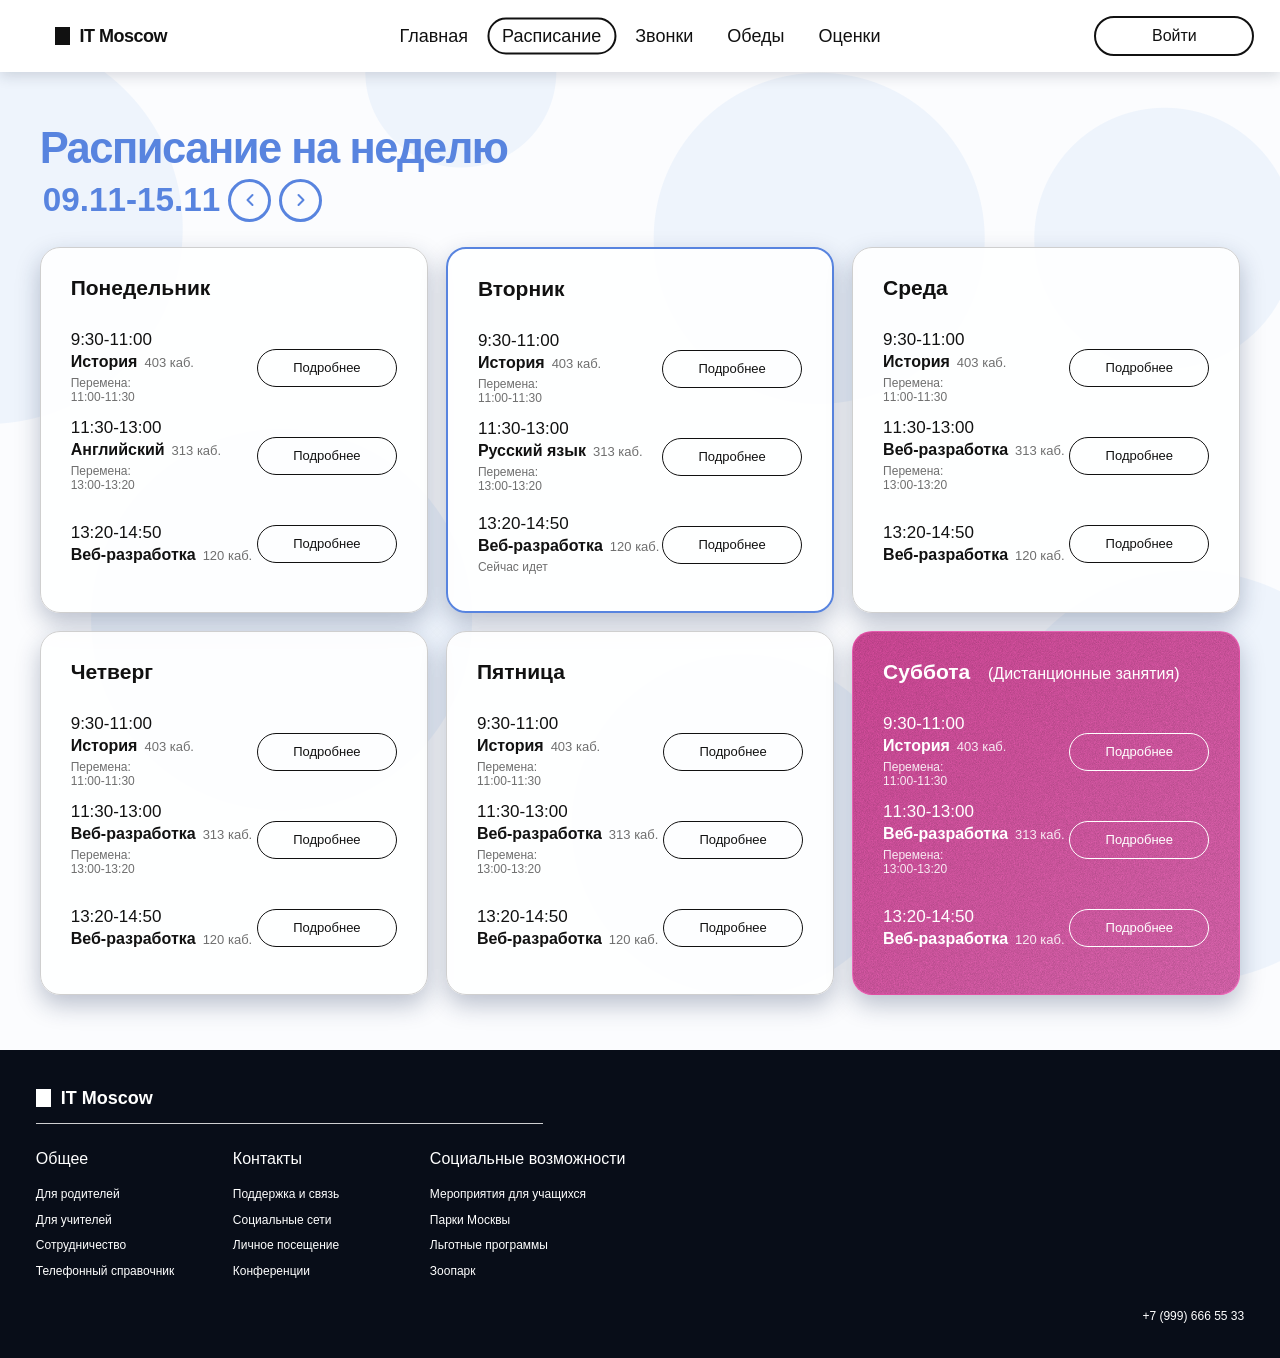
<file: MyITProfile/front/schedule.html>
<!DOCTYPE html>
<html lang="ru">
<head>
    <meta charset="UTF-8">
    <meta name="viewport" content="width=device-width, initial-scale=1.0">
    <meta name="description" content="Расписание занятий студента IT Moscow на неделю: пары, аудитории и перемены.">
    <title>Расписание | IT Moscow</title>
    <link rel="icon" href="data:,">
    <link rel="stylesheet" href="./css/style.css">
    <script src="./js/site-data.js" defer></script>
    <script src="./js/script.js" defer></script>
</head>
<body>

    <header class="site-header">
        <a class="logo" href="main.html"><span class="logo-square"></span> IT Moscow</a>
        <nav class="main-nav" aria-label="Главная навигация"><a class="nav-link" href="main.html">Главная</a><a class="nav-link active" href="schedule.html">Расписание</a><a class="nav-link" href="bells.html">Звонки</a><a class="nav-link" href="lunch.html">Обеды</a><a class="nav-link" href="grades.html">Оценки</a></nav>
        <div class="profile-menu is-guest" data-profile-menu>
            <a class="profile-button" href="index.html">Войти</a>
            <div class="profile-card">
                <strong class="profile-card-name" data-profile-name></strong>
                <span class="profile-card-role">Студент колледжа</span>
                <dl class="profile-card-details">
                    <div><dt>Группа</dt><dd data-profile-group></dd></div>
                    <div><dt>Специальность</dt><dd data-profile-specialty></dd></div>
                    <div><dt>Курс</dt><dd data-profile-course></dd></div>
                    <div><dt>Логин</dt><dd data-profile-login></dd></div>
                </dl>
                <button class="profile-logout" type="button" data-logout>Выйти из кабинета</button>
            </div>
        </div>
    </header>

<main class="page-background">

<section class="content-section schedule-page">
    <h1 class="page-title">Расписание<span class="title-suffix"> на неделю</span></h1>
    <div class="week-date-heading"><span>09.11-15.11</span><button type="button" class="date-arrow" data-message="Другие недели пока не добавлены" aria-label="Предыдущая неделя"><svg class="control-arrow-svg" viewBox="0 0 24 24" aria-hidden="true" focusable="false"><path d="M9 6 15 12l-6 6" /></svg></button><button type="button" class="date-arrow" data-message="Другие недели пока не добавлены" aria-label="Следующая неделя"><svg class="control-arrow-svg" viewBox="0 0 24 24" aria-hidden="true" focusable="false"><path d="M9 6 15 12l-6 6" /></svg></button></div>
    <div class="week-grid">
        <article class="week-card">
            <h2>Понедельник</h2>

            <div class="week-lesson">
                <div class="week-time"><span>9:30-11:00</span><span class="week-subject">История<small>403 каб.</small></span><div class="week-tasks"><p class="task-group"><span class="task-label">К ознакомлению:</span><span class="task-items"><span class="task-item"><b>1</b> <span class="task-study">для изучения</span></span> <span class="task-item"><b>3</b> <span class="task-do">для выполнения</span></span></span></p><p class="task-group"><span class="task-label">Домашнее задание:</span><span class="task-items"><span class="task-item"><b>3</b> <span class="task-study">для изучения</span></span></span></p></div><small class="lesson-break">Перемена:<br>11:00-11:30</small></div>
                <button class="detail-button" type="button">Подробнее</button>
            </div>

            <div class="week-lesson">
                <div class="week-time"><span>11:30-13:00</span><span class="week-subject">Английский<small>313 каб.</small></span><div class="week-tasks"><p class="task-group"><span class="task-label">К ознакомлению:</span><span class="task-items"><span class="task-item"><b>1</b> <span class="task-study">для изучения</span></span></span></p><p class="task-group"><span class="task-label">Домашнее задание:</span><span class="task-items"><span class="task-item"><b>3</b> <span class="task-study">для изучения</span></span></span></p></div><small class="lesson-break">Перемена:<br>13:00-13:20</small></div>
                <button class="detail-button" type="button">Подробнее</button>
            </div>

            <div class="week-lesson">
                <div class="week-time"><span>13:20-14:50</span><span class="week-subject">Веб-разработка<small>120 каб.</small></span><div class="week-tasks"><p class="task-group"><span class="task-label">К ознакомлению:</span><span class="task-items"><span class="task-item"><b>2</b> <span class="task-study">для изучения</span></span></span></p><p class="task-group"><span class="task-label">Домашнее задание:</span><span class="task-items"><span class="task-item"><b>3</b> <span class="task-study">для изучения</span></span></span></p></div></div>
                <button class="detail-button" type="button">Подробнее</button>
            </div>

        </article>

        <article class="week-card is-today">
            <h2>Вторник</h2>

            <div class="week-lesson">
                <div class="week-time"><span>9:30-11:00</span><span class="week-subject">История<small>403 каб.</small></span><div class="week-tasks"><p class="task-group"><span class="task-label">К ознакомлению:</span><span class="task-items"><span class="task-item"><b>2</b> <span class="task-study">для изучения</span></span></span></p><p class="task-group"><span class="task-label">Домашнее задание:</span><span class="task-items"><span class="task-item"><b>3</b> <span class="task-study">для изучения</span></span></span></p></div><small class="lesson-break">Перемена:<br>11:00-11:30</small></div>
                <button class="detail-button" type="button">Подробнее</button>
            </div>

            <div class="week-lesson">
                <div class="week-time"><span>11:30-13:00</span><span class="week-subject">Русский язык<small>313 каб.</small></span><div class="week-tasks"><p class="task-group"><span class="task-label">К ознакомлению:</span><span class="task-items"><span class="task-item"><b>1</b> <span class="task-study">для изучения</span></span></span></p><p class="task-group"><span class="task-label">Домашнее задание:</span><span class="task-items"><span class="task-item"><b>1</b> <span class="task-study">для изучения</span></span> <span class="task-item"><b>1</b> <span class="task-do">для выполнения</span></span></span></p></div><small class="lesson-break">Перемена:<br>13:00-13:20</small></div>
                <button class="detail-button" type="button">Подробнее</button>
            </div>

            <div class="week-lesson is-highlighted">
                <div class="week-time"><span>13:20-14:50</span><span class="week-subject">Веб-разработка<small>120 каб.</small></span><div class="week-tasks"><p class="task-group"><span class="task-label">К ознакомлению:</span><span class="task-items"><span class="task-item"><b>2</b> <span class="task-study">для изучения</span></span> <span class="task-item"><b>3</b> <span class="task-do">для выполнения</span></span></span></p><p class="task-group"><span class="task-label">Домашнее задание:</span><span class="task-items"><span class="task-item"><b>2</b> <span class="task-study">для изучения</span></span></span></p></div><small class="lesson-now">Сейчас идет</small></div>
                <button class="detail-button" type="button">Подробнее</button>
            </div>

        </article>

        <article class="week-card">
            <h2>Среда</h2>

            <div class="week-lesson">
                <div class="week-time"><span>9:30-11:00</span><span class="week-subject">История<small>403 каб.</small></span><div class="week-tasks"><p class="task-group"><span class="task-label">К ознакомлению:</span><span class="task-items"><span class="task-item"><b>1</b> <span class="task-study">для изучения</span></span> <span class="task-item"><b>2</b> <span class="task-do">для выполнения</span></span></span></p><p class="task-group"><span class="task-label">Домашнее задание:</span><span class="task-items"><span class="task-item"><b>2</b> <span class="task-study">для изучения</span></span></span></p></div><small class="lesson-break">Перемена:<br>11:00-11:30</small></div>
                <button class="detail-button" type="button">Подробнее</button>
            </div>

            <div class="week-lesson">
                <div class="week-time"><span>11:30-13:00</span><span class="week-subject">Веб-разработка<small>313 каб.</small></span><div class="week-tasks"><p class="task-group"><span class="task-label">К ознакомлению:</span><span class="task-items"><span class="task-item"><b>3</b> <span class="task-study">для изучения</span></span></span></p><p class="task-group"><span class="task-label">Домашнее задание:</span><span class="task-items"><span class="task-item"><b>1</b> <span class="task-study">для изучения</span></span></span></p></div><small class="lesson-break">Перемена:<br>13:00-13:20</small></div>
                <button class="detail-button" type="button">Подробнее</button>
            </div>

            <div class="week-lesson">
                <div class="week-time"><span>13:20-14:50</span><span class="week-subject">Веб-разработка<small>120 каб.</small></span><div class="week-tasks"><p class="task-group"><span class="task-label">К ознакомлению:</span><span class="task-items"><span class="task-item"><b>1</b> <span class="task-study">для изучения</span></span></span></p><p class="task-group"><span class="task-label">Домашнее задание:</span><span class="task-items"><span class="task-item"><b>2</b> <span class="task-study">для изучения</span></span> <span class="task-item"><b>1</b> <span class="task-do">для выполнения</span></span></span></p></div></div>
                <button class="detail-button" type="button">Подробнее</button>
            </div>

        </article>

        <article class="week-card">
            <h2>Четверг</h2>

            <div class="week-lesson">
                <div class="week-time"><span>9:30-11:00</span><span class="week-subject">История<small>403 каб.</small></span><div class="week-tasks"><p class="task-group"><span class="task-label">К ознакомлению:</span><span class="task-items"><span class="task-item"><b>3</b> <span class="task-study">для изучения</span></span></span></p><p class="task-group"><span class="task-label">Домашнее задание:</span><span class="task-items"><span class="task-item"><b>3</b> <span class="task-study">для изучения</span></span> <span class="task-item"><b>3</b> <span class="task-do">для выполнения</span></span></span></p></div><small class="lesson-break">Перемена:<br>11:00-11:30</small></div>
                <button class="detail-button" type="button">Подробнее</button>
            </div>

            <div class="week-lesson">
                <div class="week-time"><span>11:30-13:00</span><span class="week-subject">Веб-разработка<small>313 каб.</small></span><div class="week-tasks"><p class="task-group"><span class="task-label">К ознакомлению:</span><span class="task-items"><span class="task-item"><b>2</b> <span class="task-study">для изучения</span></span> <span class="task-item"><b>2</b> <span class="task-do">для выполнения</span></span></span></p><p class="task-group"><span class="task-label">Домашнее задание:</span><span class="task-items"><span class="task-item"><b>1</b> <span class="task-study">для изучения</span></span> <span class="task-item"><b>3</b> <span class="task-do">для выполнения</span></span></span></p></div><small class="lesson-break">Перемена:<br>13:00-13:20</small></div>
                <button class="detail-button" type="button">Подробнее</button>
            </div>

            <div class="week-lesson">
                <div class="week-time"><span>13:20-14:50</span><span class="week-subject">Веб-разработка<small>120 каб.</small></span><div class="week-tasks"><p class="task-group"><span class="task-label">К ознакомлению:</span><span class="task-items"><span class="task-item"><b>3</b> <span class="task-study">для изучения</span></span></span></p><p class="task-group"><span class="task-label">Домашнее задание:</span><span class="task-items"><span class="task-item"><b>1</b> <span class="task-study">для изучения</span></span></span></p></div></div>
                <button class="detail-button" type="button">Подробнее</button>
            </div>

        </article>

        <article class="week-card">
            <h2>Пятница</h2>

            <div class="week-lesson">
                <div class="week-time"><span>9:30-11:00</span><span class="week-subject">История<small>403 каб.</small></span><div class="week-tasks"><p class="task-group"><span class="task-label">К ознакомлению:</span><span class="task-items"><span class="task-item"><b>3</b> <span class="task-study">для изучения</span></span></span></p><p class="task-group"><span class="task-label">Домашнее задание:</span><span class="task-items"><span class="task-item"><b>2</b> <span class="task-study">для изучения</span></span></span></p></div><small class="lesson-break">Перемена:<br>11:00-11:30</small></div>
                <button class="detail-button" type="button">Подробнее</button>
            </div>

            <div class="week-lesson">
                <div class="week-time"><span>11:30-13:00</span><span class="week-subject">Веб-разработка<small>313 каб.</small></span><div class="week-tasks"><p class="task-group"><span class="task-label">К ознакомлению:</span><span class="task-items"><span class="task-item"><b>2</b> <span class="task-study">для изучения</span></span></span></p><p class="task-group"><span class="task-label">Домашнее задание:</span><span class="task-items"><span class="task-item"><b>3</b> <span class="task-study">для изучения</span></span></span></p></div><small class="lesson-break">Перемена:<br>13:00-13:20</small></div>
                <button class="detail-button" type="button">Подробнее</button>
            </div>

            <div class="week-lesson">
                <div class="week-time"><span>13:20-14:50</span><span class="week-subject">Веб-разработка<small>120 каб.</small></span><div class="week-tasks"><p class="task-group"><span class="task-label">К ознакомлению:</span><span class="task-items"><span class="task-item"><b>2</b> <span class="task-study">для изучения</span></span></span></p><p class="task-group"><span class="task-label">Домашнее задание:</span><span class="task-items"><span class="task-item"><b>1</b> <span class="task-study">для изучения</span></span></span></p></div></div>
                <button class="detail-button" type="button">Подробнее</button>
            </div>

        </article>

        <article class="week-card saturday-card texture-pink">
            <h2>Суббота <span>(Дистанционные занятия)</span></h2>

            <div class="week-lesson">
                <div class="week-time"><span>9:30-11:00</span><span class="week-subject">История<small>403 каб.</small></span><div class="week-tasks"><p class="task-group"><span class="task-label">К ознакомлению:</span><span class="task-items"><span class="task-item"><b>1</b> <span class="task-study">для изучения</span></span></span></p><p class="task-group"><span class="task-label">Домашнее задание:</span><span class="task-items"><span class="task-item"><b>3</b> <span class="task-study">для изучения</span></span></span></p></div><small class="lesson-break">Перемена:<br>11:00-11:30</small></div>
                <button class="detail-button" type="button">Подробнее</button>
            </div>

            <div class="week-lesson">
                <div class="week-time"><span>11:30-13:00</span><span class="week-subject">Веб-разработка<small>313 каб.</small></span><div class="week-tasks"><p class="task-group"><span class="task-label">К ознакомлению:</span><span class="task-items"><span class="task-item"><b>3</b> <span class="task-study">для изучения</span></span> <span class="task-item"><b>3</b> <span class="task-do">для выполнения</span></span></span></p><p class="task-group"><span class="task-label">Домашнее задание:</span><span class="task-items"><span class="task-item"><b>2</b> <span class="task-study">для изучения</span></span></span></p></div><small class="lesson-break">Перемена:<br>13:00-13:20</small></div>
                <button class="detail-button" type="button">Подробнее</button>
            </div>

            <div class="week-lesson">
                <div class="week-time"><span>13:20-14:50</span><span class="week-subject">Веб-разработка<small>120 каб.</small></span><div class="week-tasks"><p class="task-group"><span class="task-label">К ознакомлению:</span><span class="task-items"><span class="task-item"><b>2</b> <span class="task-study">для изучения</span></span></span></p><p class="task-group"><span class="task-label">Домашнее задание:</span><span class="task-items"><span class="task-item"><b>1</b> <span class="task-study">для изучения</span></span></span></p></div></div>
                <button class="detail-button" type="button">Подробнее</button>
            </div>

        </article>

        <article class="week-card sunday-card">
            <h2>Воскресенье</h2>
            <p class="week-empty">Занятий нет</p>
        </article>
    </div>
</section>

</main>

    <footer class="site-footer">
        <div class="footer-inner">
            <div class="footer-logo"><span class="logo-square"></span> IT Moscow</div>
            <div class="footer-columns">
                <div class="footer-column">
                    <strong>Общее</strong>
                    <a href="#" data-message="Раздел пока не подключён">Для родителей</a>
                    <a href="#" data-message="Раздел пока не подключён">Для учителей</a>
                    <a href="#" data-message="Раздел пока не подключён">Сотрудничество</a>
                    <a href="#" data-message="Раздел пока не подключён">Телефонный справочник</a>
                </div>
                <div class="footer-column">
                    <strong>Контакты</strong>
                    <a href="#" data-message="Раздел пока не подключён">Поддержка и связь</a>
                    <a href="#" data-message="Раздел пока не подключён">Социальные сети</a>
                    <a href="#" data-message="Раздел пока не подключён">Личное посещение</a>
                    <a href="#" data-message="Раздел пока не подключён">Конференции</a>
                </div>
                <div class="footer-column">
                    <strong>Социальные возможности</strong>
                    <a href="#" data-message="Раздел пока не подключён">Мероприятия для учащихся</a>
                    <a href="#" data-message="Раздел пока не подключён">Парки Москвы</a>
                    <a href="#" data-message="Раздел пока не подключён">Льготные программы</a>
                    <a href="#" data-message="Раздел пока не подключён">Зоопарк</a>
                </div>
            </div>
            <p class="footer-phone">+7 (999) 666 55 33</p>
        </div>
    </footer>

<div class="toast" role="status" aria-live="polite" data-toast></div>
</body>
</html>
</file>
<file: MyITProfile/front/css/style.css>
:root{--blue:#5884df;--blue-dark:#1d4086;--pink:#f968ba;--text:#111;--muted:#6f6f6f;--border:#cfcfcf;--page:#fbfcfe;--circle:#eef4fc;--card-shadow:0 10px 24px rgba(20,40,80,.28);--schedule-highlight-border:2px solid var(--blue);--noise-texture:url("data:image/svg+xml,%3Csvg viewBox='0 0 180 180' xmlns='http://www.w3.org/2000/svg'%3E%3Cfilter id='n'%3E%3CfeTurbulence type='fractalNoise' baseFrequency='.82' numOctaves='3' stitchTiles='stitch'/%3E%3CfeColorMatrix type='matrix' values='0 0 0 0 0 0 0 0 0 0 0 0 0 0 0 0 0 0 1 0'/%3E%3C/filter%3E%3Crect width='100%25' height='100%25' filter='url(%23n)' opacity='.7'/%3E%3C/svg%3E")}
*{box-sizing:border-box}
html{scroll-behavior:smooth}
body{display:flex;flex-direction:column;min-height:100vh;margin:0;color:var(--text);background:var(--page);font-family:Inter,Arial,Helvetica,sans-serif}
a{color:inherit;text-decoration:none}
button,input{font:inherit}
button{cursor:pointer}
button:focus-visible,a:focus-visible,input:focus-visible{outline:3px solid rgba(88,132,223,.38);outline-offset:3px}

.site-header,.login-header{position:relative;z-index:10;display:flex;align-items:center;height:72px;padding:0 4.3%;background:#fff;box-shadow:0 4px 13px rgba(25,35,55,.16)}
.logo{display:inline-block;font-size:18px;font-weight:800;letter-spacing:-.5px;white-space:nowrap}
.logo-square{display:inline-block;width:15px;height:18px;margin-right:5px;background:#111;vertical-align:-3px}
.main-nav{position:absolute;top:50%;left:50%;display:flex;align-items:center;gap:4px;transform:translate(-50%,-50%);white-space:nowrap}
.nav-link{display:inline-block;padding:6px 13px;border:2px solid transparent;border-radius:28px;font-size:18px;transition:border-color .18s ease,background .18s ease}
.nav-link:hover,.nav-link.active{border-color:#111}
.profile-menu{position:absolute;top:50%;right:2%;z-index:20;transform:translateY(-50%)}
.profile-button{display:block;min-width:160px;padding:9px 18px;border:2px solid #111;border-radius:32px;background:#fff;font-size:16px;text-align:center;transition:color .18s ease,background .18s ease}
.profile-button:hover{background:#111;color:#fff}
.profile-card{position:absolute;top:calc(100% + 10px);right:0;z-index:30;width:min(292px,calc(100vw - 24px));padding:18px 20px 20px;border-radius:18px;background:#fff;box-shadow:0 16px 40px rgba(20,40,80,.22);text-align:left;opacity:0;visibility:hidden;transform:translateY(-6px);transition:opacity .16s ease,transform .16s ease,visibility .16s}
.profile-card::before{content:"";position:absolute;right:0;bottom:100%;left:0;height:12px}
.profile-menu:hover .profile-card,.profile-menu:focus-within .profile-card,.profile-menu.is-open .profile-card{opacity:1;visibility:visible;transform:translateY(0)}
.profile-menu.is-guest .profile-card,.login-page .profile-menu.is-guest{display:none}
.profile-card-name{display:block;color:var(--blue-dark);font-size:17px}
.profile-card-role{display:block;margin-bottom:13px;color:var(--muted);font-size:12px}
.profile-card-details{margin:0 0 16px}
.profile-card-details div{display:flex;justify-content:space-between;gap:14px;padding:7px 0;border-bottom:1px solid #ececec;font-size:13px}
.profile-card-details div:last-child{border-bottom:0}
.profile-card-details dt{color:var(--muted)}
.profile-card-details dd{margin:0;font-weight:600;text-align:right}
.profile-logout{width:100%;padding:11px 14px;border:0;border-radius:11px;background:#4372cc;color:#fff;font-size:13px;font-weight:600;transition:background .18s ease}
.profile-logout:hover{background:#3765b8}

.page-background{position:relative;isolation:isolate;flex:1 0 auto;min-height:max-content;overflow:visible;background-color:var(--page);background-image:radial-gradient(circle at -1% 16%,var(--circle) 0 195px,transparent 196px),radial-gradient(circle at 36% 0%,var(--circle) 0 95px,transparent 96px),radial-gradient(circle at 64% 17%,var(--circle) 0 165px,transparent 166px),radial-gradient(circle at 91% 17%,var(--circle) 0 130px,transparent 131px),radial-gradient(circle at 22% 56%,var(--circle) 0 190px,transparent 191px),radial-gradient(circle at 58% 77%,var(--circle) 0 170px,transparent 171px),radial-gradient(circle at 93% 72%,var(--circle) 0 205px,transparent 206px)}
.content-section{position:relative;z-index:1;padding:55px 3.1%}
.page-title,.dashboard-heading h1{margin:0;color:var(--blue);font-size:clamp(38px,3.4vw,64px);font-weight:800;line-height:1.12;letter-spacing:-1.5px}
.site-footer{position:relative;z-index:1;min-height:270px;margin-top:auto;padding:38px 2.8% 35px;background:#080d18;color:#fff}
.footer-inner{position:relative;min-height:235px}
.footer-logo{width:42%;padding-bottom:14px;border-bottom:1px solid rgba(255,255,255,.8);font-size:18px;font-weight:800}
.footer-logo .logo-square{background:#fff}
.footer-columns{display:flex;gap:42px;margin-top:26px}
.footer-column{display:flex;flex-direction:column;min-width:155px}
.footer-column strong{margin-bottom:14px;font-size:16px;font-weight:400}
.footer-column a{width:fit-content;padding:6px 0;font-size:12px;line-height:1.15}
.footer-column a:hover{text-decoration:underline}
.footer-phone{position:absolute;right:0;bottom:0;margin:0;font-size:12px}

.detail-button{display:inline-flex;align-items:center;justify-content:center;min-width:140px;min-height:38px;padding:7px 16px;border:1px solid #111;border-radius:24px;background:transparent;color:#111;font-size:13px;white-space:nowrap;transition:color .18s ease,background .18s ease,transform .18s ease}
.detail-button:hover{background:#111;color:#fff;transform:translateY(-2px)}
.date-arrow,.news-arrow{display:flex;align-items:center;justify-content:center;padding:0;line-height:0;text-align:center}
.date-arrow{flex:0 0 43px;width:43px;height:43px;border:3px solid var(--blue);border-radius:50%;background:transparent;color:var(--blue);transition:background .18s ease,color .18s ease}
.date-arrow:hover{background:var(--blue);color:#fff}
.control-arrow-svg{display:block;flex:0 0 20px;width:20px;height:20px;overflow:visible;pointer-events:none}
.control-arrow-svg path{fill:none;stroke:currentColor;stroke-width:2.4;stroke-linecap:round;stroke-linejoin:round}
.news-arrow .control-arrow-svg{width:21px;height:21px;flex-basis:21px}
.news-arrow-prev .control-arrow-svg,.date-arrow[aria-label^="Предыдущ"] .control-arrow-svg{transform:rotate(180deg)}
.toast{position:fixed;z-index:80;right:22px;bottom:22px;max-width:340px;padding:13px 17px;border-radius:10px;background:#20232b;color:#fff;font-size:13px;opacity:0;pointer-events:none;transform:translateY(8px);transition:opacity .2s ease,transform .2s ease}
.toast.visible{opacity:1;transform:translateY(0)}

.dashboard-section{position:relative;z-index:1;padding:55px 3.1%}
.dashboard-heading{display:flex;align-items:center;justify-content:space-between;padding:0 0 28px}
.college-status{color:#0b7f28;font-size:13px;font-weight:700}
.college-status::before{content:"";display:inline-block;width:9px;height:9px;margin-right:7px;border-radius:50%;background:#0b7f28}
.dashboard-grid{display:grid;grid-template-columns:1.3fr .88fr 1fr;gap:18px;align-items:stretch}
.dashboard-card{position:relative;min-height:360px;border-radius:18px;box-shadow:var(--card-shadow);overflow:hidden}
.today-card{padding:22px 18px 16px;background:#fff}
.today-card h2,.lunch-mini h2,.bells-mini h2{margin:0 0 22px;font-size:31px;font-weight:800}
.today-card h2{color:var(--blue-dark)}
.clock-icon{display:inline-block;width:27px;height:27px;margin-right:9px;fill:none;stroke:currentColor;stroke-width:2;stroke-linecap:round;stroke-linejoin:round;vertical-align:-5px;transform: translateY(-3px);}
.today-lessons{display:flex;flex-direction:column;gap:5px}
.today-lesson{display:grid;grid-template-columns:minmax(0,1fr) 140px;align-items:center;gap:14px;min-height:76px;padding:9px 12px;border:1px solid transparent;border-radius:15px}
.today-lesson.current{border-color:#777}
.lesson-time{display:flex;flex-direction:column;align-items:flex-start;gap:3px;font-size:16px;white-space:nowrap}
.lesson-time small{display:block;margin-top:1px;color:var(--muted);font-size:11px;text-align:left}
.lesson-time small.lesson-name{color:#333;font-size:14px;font-weight:600}
.lesson-name .lesson-room::before{content:" · "}
.texture-pink,.texture-yellow{position:relative;isolation:isolate}
.texture-pink{background:linear-gradient(140deg,#df4da2,#e96cba);color:#fff}
.texture-yellow{background:linear-gradient(140deg,#e2d400,#c9bb00);color:#fff}
.texture-pink::after,.texture-yellow::after,.news-section::before{content:"";position:absolute;z-index:-1;inset:0;opacity:.35;pointer-events:none;background-image:var(--noise-texture);background-size:120px 120px}
.texture-pink::after,.texture-yellow::after{border-radius:inherit}
.lunch-mini{padding:22px}
.lunch-mini h2,.bells-mini h2{color:#fff}
.mini-icon{display:inline-block;width:29px;height:29px;margin-right:9px;overflow:visible;fill:none;stroke:currentColor;stroke-width:2;stroke-linecap:round;stroke-linejoin:round;vertical-align:-6px;flex:0 0 auto}
.lunch-mini-time{display:flex;flex-direction:column;font-size:16px;line-height:1.25}
.lunch-mini-menu{display:grid;grid-template-columns:minmax(0,1fr) auto;align-items:start;min-height:104px;margin-top:10px;padding:15px 0 12px;border-top:2px solid rgba(255,255,255,.8);font-size:14px;line-height:1.25}
.lunch-mini-menu>div{display:flex;flex-direction:column}
.lunch-mini-price{align-self:end;font-size:17px}
.pay-mini-button{grid-column:1/-1;grid-row:2;justify-self:end;margin-top:18px;min-width:118px;padding:8px 14px;border:0;border-radius:24px;background:#fff;color:#111;font-weight:700;transition:transform .18s ease,box-shadow .18s ease}
.pay-mini-button:hover{transform:translateY(-2px);box-shadow:0 4px 10px rgba(0,0,0,.16)}
.white-button{display:block;padding:9px 17px;border:0;border-radius:25px;background:#fff;color:#111;font-weight:700;text-align:center;transition:transform .18s ease,box-shadow .18s ease}
.white-button:hover{box-shadow:0 4px 12px rgba(0,0,0,.16);transform:translateY(-2px)}
.mini-menu-button{width:70%;margin:17px auto 0;font-size:14px}
.bells-mini{padding:22px 25% 20px 22px}
.bells-mini-content{display:grid;grid-template-columns:1fr 1fr;gap:4px;text-align:center}
.bells-mini-content strong,.bells-mini-content span{display:block;white-space:nowrap}
.bells-mini-content strong{margin-bottom:10px;font-size:18px}
.bells-mini-content span{margin:0 0 4px;font-size:19px;font-weight:700}
.bells-mini-photo{position:absolute;top:0;right:0;width:24%;height:100%;background:url("../assets/bells-photo.png") center/cover no-repeat}
.bells-mini .bells-detail-button{position:absolute;left:calc((76% - 140px)/2);right:auto;bottom:20px;width:140px;min-height:38px;margin:0;border-color:#fff;color:#fff;transform:none}
.bells-mini .bells-detail-button:hover{background:#fff;color:#111;transform:translateY(-2px)}

.news-section{position:relative;z-index:1;isolation:isolate;overflow:hidden;padding:55px 0 0;background:linear-gradient(180deg,#5a8de9 0%,#3867b4 100%);color:#fff}
.news-title-row{display:flex;align-items:center;justify-content:space-between;padding:0 3.5% 34px}
.news-title-row h2{margin:0;color:#fff;font-size:50px}
.news-tabs{position:absolute;top:66px;left:50%;display:flex;align-items:center;justify-content:center;gap:8px;transform:translateX(-50%);pointer-events:none}
.news-tab{width:34px;height:8px;border-radius:9px;background:#fff}
.news-tab.active{width:105px;background:#073d95}
.news-slider-shell{position:relative;width:100%;height:665px}
.news-slider{position:relative;width:100%;height:100%;overflow:hidden}
.news-track{position:relative;width:100%;height:100%}
.news-card{position:absolute;top:50%;overflow:hidden;border-radius:18px;background:#4b7ed5;color:#fff;box-shadow:var(--card-shadow);transform:translate(-50%,-50%)}
.news-card[data-position="left"],.news-card[data-position="right"]{width:min(28.2vw,470px);height:min(50.4vh,544px);opacity:.98}
.news-card[data-position="left"]{left:14.5%}
.news-card[data-position="right"]{left:85.5%}
.news-card[data-position="center"]{left:50%;z-index:2;width:min(38.5vw,641px);height:min(59.4vh,641px);opacity:1}
.news-card[data-position="hidden"]{left:50%;z-index:0;width:min(38.5vw,641px);height:min(59.4vh,641px);opacity:0;pointer-events:none}
.news-card img{position:absolute;inset:0;width:100%;height:100%;object-fit:cover}
.news-card::after{content:"";position:absolute;inset:0;background:linear-gradient(180deg,rgba(19,51,100,.03) 4%,rgba(42,95,176,.2) 35%,#5a8de8 84%)}
.news-card.active::after{background:linear-gradient(180deg,rgba(19,51,100,.02) 4%,rgba(42,95,176,.24) 42%,#5a8de8 84%)}
.news-category{position:absolute;z-index:1;top:30px;left:30px;padding:7px 18px;border-radius:24px;background:rgba(100,155,244,.9);color:#fff;font-size:9px;font-weight:700}
.news-card-content{position:absolute;z-index:1;right:28px;bottom:28px;left:28px;color:#fff}
.news-card-content small{display:block;margin-bottom:10px;color:rgba(255,255,255,.88);font-size:10px}
.news-card-content h3{margin:0 0 9px;color:#fff;font-size:clamp(20px,1.7vw,28px);line-height:1.12}
.news-card-content p{margin:0 0 25px;color:rgba(255,255,255,.9);font-size:12px}
.news-card-content a{color:#fff;font-size:10px;font-weight:700}
.news-card-content a:hover{text-decoration:underline}
.news-card[data-position="left"] .news-card-content,.news-card[data-position="right"] .news-card-content{right:25px;bottom:25px;left:25px}
.news-card[data-position="left"] .news-card-content h3,.news-card[data-position="right"] .news-card-content h3{font-size:clamp(19px,1.45vw,25px)}
.news-card[data-position="left"] .news-card-content p,.news-card[data-position="right"] .news-card-content p{font-size:11px}
.news-arrow{position:absolute;z-index:3;top:50%;width:46px;height:46px;border:2px solid rgba(255,255,255,.95);border-radius:50%;background:rgba(9,25,54,.28);color:#fff;transform:translateY(-50%);transition:background .18s ease,transform .18s ease}
.news-arrow:hover{background:rgba(9,25,54,.7);transform:translateY(-50%) scale(1.06)}
.news-arrow-prev{left:12px}
.news-arrow-next{right:12px}

.login-header{padding-left:4.6%}
.login-main{flex:1 0 auto;min-height:calc(100vh - 72px);display:grid;grid-template-columns:1fr 1fr;align-items:center;padding:50px 8%;background:radial-gradient(circle at -1% 18%,var(--circle) 0 180px,transparent 181px),radial-gradient(circle at 18% 18%,var(--circle) 0 75px,transparent 76px),radial-gradient(circle at 84% 8%,var(--circle) 0 120px,transparent 121px),radial-gradient(circle at 38% 34%,var(--circle) 0 75px,transparent 76px),radial-gradient(circle at 24% 60%,var(--circle) 0 115px,transparent 116px),radial-gradient(circle at 39% 84%,var(--circle) 0 53px,transparent 54px),radial-gradient(circle at 70% 88%,var(--circle) 0 55px,transparent 56px),var(--page)}
.login-promo{justify-self:center;width:min(100%,600px);padding-left:30px}
.login-eyebrow{margin:0 0 0 25px;color:var(--blue-dark);font-size:15px;font-weight:800}
.login-promo h1{margin:0;padding-left:17px;border-left:3px solid var(--blue);color:var(--blue);font-size:clamp(42px,4vw,66px);line-height:1.08;letter-spacing:-2.3px}
.login-promo h1 span{color:var(--pink)}
.login-promo>p:last-child{margin:22px 0 0 20px;color:#626262;font-size:19px;line-height:1.5}
.login-card{justify-self:center;width:min(100%,540px);padding:40px 48px 45px;border:1px solid rgba(20,40,80,.06);border-radius:24px;background:#fff;box-shadow:var(--card-shadow)}
.login-card h2{margin:0 0 8px;color:var(--blue-dark);font-size:30px;letter-spacing:-.8px}
.login-description{margin:0 0 34px;color:#666;font-size:14px}
.login-form>label{display:block;margin:0 0 9px;font-size:14px;font-weight:600}
.login-form>input,.password-wrap input{display:block;width:100%;height:58px;margin-bottom:24px;padding:0 17px;border:2px solid #cfcfcf;border-radius:13px;background:#fff;font-size:15px}
.login-form input::placeholder{color:#a0a0a0}
.login-form>input:focus,.password-wrap input:focus{border-color:var(--blue);outline:0}
.password-wrap{position:relative}
.password-wrap input{padding-right:55px}
.password-toggle{position:absolute;top:14px;right:9px;display:flex;align-items:center;justify-content:center;width:35px;height:30px;padding:0;border:0;border-radius:8px;background:transparent}
.password-toggle .eye-icon{display:block;width:20px;height:20px;filter:brightness(1);transition:filter .18s ease}
.password-toggle:hover .eye-icon{filter:brightness(.65)}
.password-toggle:focus-visible{outline:2px solid var(--blue);outline-offset:2px}
.password-toggle .eye-off,.password-toggle[aria-pressed="true"] .eye-open{display:none}
.password-toggle[aria-pressed="true"] .eye-off{display:block}
.login-options{display:flex;align-items:center;justify-content:space-between;gap:12px;margin:-5px 0 27px;color:#666;font-size:13px}
.remember-option{display:flex;align-items:center;gap:6px;white-space:nowrap}
.remember-option input{width:16px;height:16px;margin:0}
.login-options a{color:var(--blue-dark);font-weight:600;text-align:right}
.login-submit{width:100%;height:58px;border:0;border-radius:13px;background:#4372cc;color:#fff;font-size:16px;font-weight:600;box-shadow:0 5px 8px rgba(67,114,204,.25);transition:background .18s ease,transform .18s ease}
.login-submit:hover{background:#3765b8;transform:translateY(-2px)}
.login-bottom{margin:49px 0 0;color:#6f6f6f;font-size:12px;line-height:1.5;text-align:center}
.login-message{min-height:16px;margin:10px 0 0;color:var(--blue-dark);font-size:12px;text-align:center}
.login-message.is-error{color:#c0392b}
.login-form input[aria-invalid="true"]{border-color:#c0392b}

.week-card,.bells-table-card,.stream-card,.menu-card,.daily-grade-card,.subject-grade-row,.bells-pair-card{
    box-shadow:var(--card-shadow);
}

.week-card,.bells-table-card,.stream-card,.menu-card,.daily-grade-card,.subject-grade-row{border:1px solid var(--border)}
.week-card,.bells-table-card,.stream-card,.menu-card{border-radius:20px}
.daily-grade-card,.subject-grade-row{border-radius:10px}
.week-card,.bells-table-card,.stream-card,.daily-grade-card,.subject-grade-row{background:rgba(255,255,255,.88)}

.schedule-page{padding-top:52px}
.week-date-heading{display:flex;align-items:center;gap:8px;margin:6px 0 25px 3px;color:var(--blue);font-size:clamp(30px,2.6vw,48px);font-weight:800}
.week-grid{display:grid;grid-template-columns:repeat(3,minmax(0,1fr));gap:18px}
.week-card{min-height:0;padding:28px 30px 22px}
.week-card.is-today{border:var(--schedule-highlight-border)}
.week-card h2{margin:0 0 24px;font-size:21px;font-weight:800}
.week-card h2 span{margin-left:12px;font-size:16px;font-weight:400}
.week-lesson{display:grid;grid-template-columns:minmax(0,1fr) 140px;align-items:center;gap:12px;min-height:88px}
.week-time{display:flex;flex-direction:column;align-items:flex-start;gap:3px;font-size:17px;white-space:nowrap}
.lesson-break,.lesson-now{display:block;margin-top:3px;color:var(--muted);font-size:12px;line-height:1.15;text-align:left;white-space:normal}
.week-subject{font-size:16px;font-weight:600;text-align:left}
.week-subject small{display:inline;margin-left:7px;color:var(--muted);font-size:13px;font-weight:400}
.week-tasks{display:none}
.saturday-card{border-color:transparent;background:linear-gradient(140deg,#df4da2,#e96cba);color:#fff}
.saturday-card .lesson-break,.saturday-card .week-subject small{color:rgba(255,255,255,.88)}
.saturday-card .detail-button{border-color:#fff;color:#fff}
.saturday-card .detail-button:hover{background:#fff;color:#cf4ca0}
.week-card.sunday-card{display:none}

.bells-layout{display:grid;grid-template-columns:1fr 1.04fr;gap:5%;align-items:start;max-width:1740px;margin:0 auto}
.bells-left{padding-right:5%;border-right:1px solid #c8c8c8}
.bells-left .page-title,.streams-section .page-title{margin:0 0 20px}
.bells-table-card{max-width:705px;padding:17px 18px 23px}
.bells-table-card h2{margin:0 0 12px;font-size:20px}
.bells-table{width:100%;border-collapse:collapse;text-align:center}
.bells-table th,.bells-table td{padding:7px 8px;border-top:1px solid #d2d2d2;border-right:1px solid #d2d2d2}
.bells-table th:last-child,.bells-table td:last-child{border-right:0}
.bells-table th{font-size:16px;font-weight:500;line-height:1.1}
.bells-table td{font-size:20px;font-weight:700}
.bells-table td:first-child{font-size:22px}
.pink-number,.pink-text{color:var(--pink)}
.blue-number,.blue-text{color:var(--blue)}
.shift-legend{margin-top:25px;font-size:28px;font-weight:800;line-height:1.25}
.shift-legend p{margin:0}
.bells-cards{display:none}
.streams-section .page-title{text-align:center}
.streams-grid{display:grid;grid-template-columns:repeat(2,minmax(0,1fr));gap:16px}
.stream-card{min-height:245px;padding:25px 22px}
.stream-card h3{margin:0 0 34px;font-size:20px;text-align:center}
.stream-card p{display:flex;justify-content:space-around;gap:10px;margin:0 0 34px;font-size:19px;font-weight:700}
.stream-card p:last-child{margin-bottom:0}
.streams-note{margin:25px 0 0;font-size:30px;font-weight:800;line-height:1.25}
.streams-note span{color:var(--blue)}
.streams-note b{color:var(--pink)}

.lunch-page{padding-top:52px}
.lunch-info{display:flex;align-items:flex-start;gap:5%;margin:8px 0 28px}
.balance h2{margin:0;font-size:clamp(26px,2.5vw,48px);line-height:1.2}
.top-up-button{min-width:205px;margin-top:14px;padding:8px 20px;border:1px solid #111;border-radius:25px;background:transparent;font-size:20px;transition:color .18s ease,background .18s ease}
.top-up-button:hover{background:#111;color:#fff}
.menu-title{margin:35px 0 20px;color:var(--pink);font-size:50px}
.menu-grid{display:grid;grid-template-columns:repeat(4,minmax(0,1fr));gap:20px}
.menu-card{min-height:355px;padding:17px 25px 13px;background:rgba(255,255,255,.9)}
.menu-card h2{margin:0 0 27px;font-size:20px;text-align:center}
.menu-items{display:flex;flex-direction:column;gap:13px}
.menu-items p{display:flex;align-items:baseline;justify-content:space-between;gap:8px;margin:0;font-size:19px}
.menu-items small{font-size:16px;white-space:nowrap}
.menu-total{display:block;margin:12px 4px 4px 0;font-size:20px;text-align:right}
.menu-pay-button{display:block;width:165px;margin:4px auto 0;padding:7px 20px;border:1px solid currentColor;border-radius:25px;background:transparent;color:inherit;font-size:18px;transition:color .18s ease,background .18s ease,transform .18s ease}
.menu-pay-button:hover{background:#fff;color:#111;transform:translateY(-2px)}
.lunch-page .menu-grid{gap:18px}
.lunch-page .menu-grid>.menu-card{display:flex;flex-direction:column;min-width:0;min-height:355px;padding-bottom:24px}
.lunch-page .menu-items{flex:0 0 auto}
.lunch-page .menu-pay-button{align-self:center;margin-top:auto;transition:color .18s ease,background .18s ease,transform .18s ease,box-shadow .18s ease}
.lunch-page .menu-divider{width:100%;height:1px;flex:0 0 1px;margin:15px 0 10px;background:currentColor;opacity:.58}
.lunch-page .menu-total{margin:0 4px 10px 0}
.lunch-page .menu-card.texture-pink{background:linear-gradient(140deg,#df4da2 0%,#e96cba 100%);color:#fff}
.lunch-page .menu-card.texture-yellow{background:linear-gradient(140deg,#e2d400 0%,#c9bb00 100%);color:#fff}
.lunch-page .menu-card.texture-pink .menu-pay-button:hover,.lunch-page .menu-card.texture-yellow .menu-pay-button:hover{background:transparent;color:inherit;border-color:currentColor;box-shadow:0 3px 8px rgba(0,0,0,.13);transform:translateY(-2px)}
.lunch-page .menu-card:not(.texture-pink):not(.texture-yellow) .menu-pay-button:hover{box-shadow:0 3px 8px rgba(0,0,0,.13);transform:translateY(-2px)}

.grades-page{padding-top:52px}
.grades-layout{display:grid;grid-template-columns:1.2fr .95fr;gap:4%}
.grades-daily{padding-right:4%;border-right:1px solid #c8c8c8}
.grades-date-line{display:flex;flex-wrap:wrap;align-items:center;gap:9px;margin:8px 0 28px;font-size:clamp(26px,2.4vw,44px);font-weight:800}
.grades-date-line span{color:var(--pink)}
.pink-arrow{border-color:var(--pink);color:var(--pink)}
.pink-arrow:hover{background:var(--pink);color:#fff}
.daily-grades-grid{display:grid;grid-template-columns:repeat(2,minmax(0,1fr));align-items:start;gap:16px 24px}
.daily-grade-card{padding:20px 20px 15px}
.daily-grade-card h2{margin:0 0 8px;font-size:20px}
.grade-row{display:grid;grid-template-columns:48px minmax(0,1fr) 112px;align-items:center;gap:10px;min-height:56px}
.grade-row+.grade-row{margin-top:6px}
.grade-mark{display:flex;align-items:center;justify-content:center;width:48px;height:58px;padding:2px 0 0;border:1px solid #ccc;border-radius:10px;background:#fff;color:var(--pink);font-size:26px;font-weight:600;line-height:1;font-variant-numeric:tabular-nums}
.grade-row strong,.subject-grade-row strong{font-size:18px}
.grade-row .detail-button{min-width:0;padding:5px 8px}
.subject-heading{margin:86px 0 28px;font-size:46px;text-align:right}
.subject-heading span{color:var(--blue)}
.subject-grades-grid{display:grid;grid-template-columns:repeat(2,minmax(0,1fr));align-items:start;gap:14px 18px}
.subject-grade-row{display:grid;grid-template-columns:42px minmax(0,1fr) 112px;align-items:center;gap:10px;padding:10px 14px}
.subject-grade-row .grade-mark{width:42px;height:58px}
.subject-grade-row strong{font-size:16px;line-height:1.15}
.subject-grade-row .detail-button{min-width:0;padding:5px 7px}

body.modal-open{overflow:hidden}
.modal-overlay{position:fixed;inset:0;z-index:60;display:flex;align-items:center;justify-content:center;padding:32px 24px;background:rgba(24,29,38,.52);backdrop-filter:blur(2px);opacity:0;overflow-y:auto;transition:opacity .18s ease}
.modal-overlay[hidden]{display:none}
.modal-overlay.is-open{opacity:1}
.modal-shell{width:min(100%,920px);margin:auto;transform:translateY(14px) scale(.985);transition:transform .22s cubic-bezier(.2,.7,.3,1)}
.modal-overlay.is-open .modal-shell{transform:translateY(0) scale(1)}
.modal-card{display:grid;grid-template-columns:minmax(0,1fr) 250px;grid-template-rows:minmax(0,1fr);min-height:480px;max-height:min(74vh,700px);border-radius:18px;overflow:hidden;background:#f6f7fb;box-shadow:0 32px 80px rgba(8,16,32,.38)}
.modal-main{display:flex;flex-direction:column;min-width:0;min-height:0}
.modal-card:focus{outline:none}
.modal-head{flex:0 0 auto;padding:24px 34px 22px;background:linear-gradient(120deg,#4f80e2 0%,#3d6cd0 100%);color:#fff}
.modal-head.is-pink{background:linear-gradient(120deg,#f063b6 0%,#dd4a9f 100%)}
.modal-head h2{margin:0 0 6px;color:#fff;font-size:30px;font-weight:800;line-height:1.1;letter-spacing:-.6px}
.modal-subtitle{margin:0;color:rgba(255,255,255,.94);font-size:17px;line-height:1.3}
.modal-body{flex:1 1 auto;min-height:0;padding:20px 30px 24px;overflow-y:auto;overscroll-behavior:contain;scrollbar-width:thin;scrollbar-color:#b9bfcc transparent}
.modal-body::-webkit-scrollbar{width:7px}
.modal-body::-webkit-scrollbar-track{border-radius:8px;background:rgba(20,35,65,.05)}
.modal-body::-webkit-scrollbar-thumb{border-radius:8px;background:#c2c8d4}
.modal-footer{flex:0 0 auto;display:flex;align-items:center;justify-content:space-between;gap:16px;padding:15px 30px 18px;border-top:1px solid #e2e5ec;background:#fff;color:#545a67;font-size:15px}
.modal-footer[hidden]{display:none}
.modal-summary-value{color:var(--blue-dark);font-size:24px;font-weight:800}
.modal-visual{position:relative;overflow:hidden;background:#10151f center/cover no-repeat}
.modal-visual.is-code{background-image:url("../assets/modal-code.jpg")}
.modal-visual.is-study{background-image:url("../assets/bells-photo.png");background-position:center 42%}
.modal-visual.is-food{background-image:url("../assets/modal-food.jpg")}
.modal-visual::after{content:"";position:absolute;inset:0;background:linear-gradient(180deg,rgba(8,13,22,.05) 0%,rgba(8,13,22,.18) 55%,rgba(8,13,22,.42) 100%);pointer-events:none}
.modal-close{display:flex;align-items:center;justify-content:center;width:62px;height:62px;margin:20px auto 0;padding:0;border:0;border-radius:18px;background:#fff;color:#111;box-shadow:0 12px 30px rgba(8,16,32,.32);transition:transform .16s ease}
.modal-close:hover{transform:translateY(-2px)}
.modal-close svg{width:26px;height:26px}
.modal-close path{fill:none;stroke:currentColor;stroke-width:2.6;stroke-linecap:round}
.modal-field+.modal-field{margin-top:16px}
.modal-label{display:block;margin:0 0 8px;color:#8a90a0;font-size:12px;letter-spacing:.02em}
.modal-label-spaced{margin-top:18px}
.modal-box{padding:14px 18px;border-radius:12px;background:#fff;box-shadow:0 2px 7px rgba(20,35,65,.06);color:#1c1f26;font-size:16px;line-height:1.45}
.semester-card{padding:15px 18px 18px;border-radius:14px;background:#fff;box-shadow:0 2px 7px rgba(20,35,65,.06)}
.semester-card+.semester-card{margin-top:12px}
.semester-head{display:flex;align-items:flex-start;justify-content:space-between;gap:18px;margin-bottom:13px}
.semester-head strong{display:block;font-size:17px}
.semester-head small{display:block;margin-top:3px;color:#8a90a0;font-size:12px}
.semester-average{text-align:right}
.semester-average strong{display:block;font-size:22px;line-height:1.05}
.semester-average small{display:block;margin-top:2px;color:#8a90a0;font-size:11px;white-space:nowrap}
.modal-marks{display:flex;flex-wrap:wrap;gap:9px}
.modal-mark{display:flex;align-items:center;justify-content:center;width:52px;height:52px;border-radius:12px;background:#f1f2f6;font-size:21px;font-weight:600;font-variant-numeric:tabular-nums}
.modal-mark.is-low{color:var(--pink)}
.modal-menu-list{padding:4px 18px}
.modal-menu-list p{display:flex;align-items:baseline;justify-content:space-between;gap:14px;margin:0;padding:12px 0;font-size:16px}
.modal-menu-list p+p{border-top:1px solid #eef0f4}
.modal-menu-list small{color:var(--muted);font-size:14px;white-space:nowrap}
.modal-menu-facts{display:grid;grid-template-columns:repeat(2,minmax(0,1fr));gap:0 20px;margin-top:16px}
.modal-menu-facts p{display:flex;justify-content:space-between;gap:10px;margin:0;padding:8px 0;border-bottom:1px dashed #dfe2e9;font-size:13px}
.modal-menu-facts span{color:#8a90a0}
.modal-menu-facts strong{font-weight:600}
.modal-allergens{margin:0;color:#545a67;font-size:14px}
.modal-note{margin:16px 0 0;padding:12px 14px;border-radius:12px;background:#fdf0f8;color:#a8397a;font-size:13px;line-height:1.4}
.modal-pay-button{min-width:165px;padding:9px 24px;border:1px solid #111;border-radius:25px;background:transparent;font-size:17px;transition:color .18s ease,background .18s ease}
.modal-pay-button:hover{background:#111;color:#fff}
.modal-total{margin:0;font-size:16px}
.modal-total strong{font-size:18px}

@media screen and (min-width:1920px) and (min-height:1080px){
    .today-lesson{min-height:72px}
    .week-lesson{grid-template-columns:minmax(0,1fr) 145px}
    .detail-button{min-width:145px;min-height:40px}
}

.nav-toggle,.side-panel,.side-overlay,.day-picker,.grades-tabs,.today-open-button{display:none}

@media screen and (max-width:620px){
    :root{--schedule-highlight-border:2.5px solid var(--blue)}
    button,a{-webkit-tap-highlight-color:transparent}
    button:active,a:active{transform:none!important;filter:none!important;animation:none!important;transition:none!important}
    .detail-button:hover,.detail-button:active{background:transparent!important;color:inherit!important}
    .date-arrow:hover,.date-arrow:active{background:transparent!important;color:currentColor!important}
    .news-arrow:hover,.news-arrow:active{background:rgba(9,25,54,.45)!important;color:#fff!important}
    .login-submit:hover,.login-submit:active{background:#4372cc!important}
    .menu-pay-button:hover,.menu-pay-button:active{background:transparent!important;color:inherit!important}
    .top-up-button:hover,.top-up-button:active,.modal-pay-button:hover,.modal-pay-button:active{background:transparent!important;color:inherit!important}
    .password-toggle:hover .eye-icon,.password-toggle:active .eye-icon{filter:none!important}
    a,button,.nav-link,.profile-button,.profile-logout,.detail-button,.date-arrow,.news-arrow,.pay-mini-button,.white-button,.top-up-button,.menu-pay-button,.login-submit,.modal-pay-button,.modal-close,.password-toggle .eye-icon{transition:none !important;animation:none !important}
    a:hover,button:hover{transform:none}
    .detail-button:hover,.bells-mini .bells-detail-button:hover,.pay-mini-button:hover,.white-button:hover,.login-submit:hover,.modal-close:hover,.menu-pay-button:hover,.lunch-page .menu-card .menu-pay-button:hover{transform:none !important}
    .pay-mini-button:hover,.white-button:hover,.menu-pay-button:hover,.lunch-page .menu-card .menu-pay-button:hover{box-shadow:none !important}
    .news-arrow:hover{transform:translateY(-50%) !important}

    .site-header{position:relative;z-index:80;height:66px;padding:0 16px}
    .site-header .logo{font-size:18px}
    .main-nav,.site-header .profile-menu{display:none}

    .nav-toggle{display:flex;flex-direction:column;align-items:center;justify-content:center;gap:5px;width:46px;height:46px;margin-left:auto;padding:0;border:0;border-radius:12px;background:transparent;position:relative;z-index:90}
    .nav-toggle span{display:block;width:26px;height:3px;border-radius:2px;background:var(--blue)}
    .nav-toggle.is-open{background:var(--blue)}
    .nav-toggle.is-open span{background:#fff}

    .side-panel{display:flex;flex-direction:column;position:fixed;top:0;right:0;z-index:70;width:43%;height:100%;padding:84px 16px 24px;overflow-y:auto;background:#fff;box-shadow:-10px 0 34px rgba(20,40,80,.24);transform:translateX(100%);visibility:hidden}
    .side-panel.is-open{transform:none;visibility:visible}
    .side-profile{align-self:center;width:100%;padding:10px 12px;border:2px solid #111;border-radius:30px;font-size:16px;font-weight:700;text-align:center;overflow:hidden;text-overflow:ellipsis;white-space:nowrap}
    .side-status{display:flex;align-items:center;justify-content:center;gap:5px;margin:10px 0 24px;font-size:9px}
    .side-status-dot{width:6px;height:6px;border-radius:50%;background:#2ecc71}
    .side-nav{display:flex;flex-direction:column;align-items:center;gap:22px}
    .side-link{font-size:17px;padding:3px 0;text-align:center}
    .side-link.is-active{font-weight:700;text-decoration:underline;text-underline-offset:7px}
    .side-panel-foot{margin-top:auto;text-align:center}
    .side-balance,.side-phone{margin:0 0 10px;font-size:13px}
    .side-logout{width:100%;margin-top:8px;padding:11px 8px;border:0;border-radius:12px;background:#4372cc;color:#fff;font-size:13px;font-weight:600}
    .side-overlay{display:block;position:fixed;inset:66px 0 0;z-index:65;background:rgba(28,33,43,.45)}
    .side-overlay[hidden]{display:none}
    body.panel-open{overflow:hidden}

    .dashboard-section{padding:26px 16px 32px}
    .dashboard-heading{padding:0 0 14px;gap:10px}
    .page-title,.dashboard-heading h1{font-size:34px;letter-spacing:-1px}
    .dashboard-heading h1{line-height:1.08}
    .college-status{flex:0 0 auto;font-size:11px}
    .dashboard-grid{grid-template-columns:minmax(0,1fr);gap:14px}
    .dashboard-card{min-height:0;border:1px solid rgba(20,40,80,.07)}
    .dashboard-card.texture-pink,.dashboard-card.texture-yellow{border-color:transparent}
    .menu-card,.daily-grade-card,.subject-grade-row,.stream-card,.login-card{border-color:rgba(20,40,80,.08)}

    .today-card{padding:18px 14px 14px}
    .today-card h2,.lunch-mini h2,.bells-mini h2{margin-bottom:16px;font-size:24px}
    .today-lessons{gap:2px}
    .today-lesson{display:grid;grid-template-columns:minmax(0,1fr) minmax(0,1.1fr);grid-template-rows:auto auto;align-items:center;align-content:center;gap:3px 12px;min-height:64px;padding:12px 6px;border-radius:14px}
    .today-lesson.current{border-color:#111}
    .today-lesson .detail-button{display:none}
    .today-lesson .lesson-time,.today-lesson .lesson-time .lesson-name{display:contents}
    .today-lesson .lesson-time>span{grid-column:1;grid-row:1/span 2;align-self:center;font-size:15px;line-height:1.3}
    .today-lesson.current .lesson-time>span{grid-row:1}
    .today-lesson .lesson-title{grid-column:2;grid-row:1;align-self:center;font-size:14px;font-weight:600;line-height:1.3;text-align:right;white-space:normal}
    .today-lesson .lesson-room{grid-column:2;grid-row:2;align-self:center;margin:0;color:var(--muted);font-size:11px;font-weight:400;line-height:1.3;text-align:right}
    .today-lesson .lesson-room::before{content:""}
    .today-lesson .lesson-time>small:not(.lesson-name){grid-column:1;grid-row:2;align-self:center;margin:0;font-size:10px;line-height:1.3;text-align:left}
    .detail-button{min-width:0;padding:5px 8px;font-size:10px}
    .today-open-button{display:block;width:fit-content;margin:12px auto 0;padding:9px 22px;border:1px solid #111;border-radius:24px;font-size:12px;text-align:center}

    .lunch-mini{padding:18px 14px}
    .lunch-mini-time{font-size:14px}
    .lunch-mini-menu{min-height:0;margin-top:8px;padding:12px 0 8px;font-size:13px}
    .lunch-mini-menu>div strong{font-size:13px;line-height:1.5}
    .lunch-mini-price{font-size:22px}
    .pay-mini-button{margin-top:12px;min-width:104px;padding:8px 18px;font-size:14px}
    .white-button{padding:8px 14px;font-size:13px}
    .mini-menu-button{width:56%;margin-top:14px;font-size:14px}

    .bells-mini{padding:18px 14px 16px}
    .bells-mini-photo{display:none}
    .bells-mini-content{gap:10px}
    .bells-mini-content strong{margin-bottom:10px;font-size:15px}
    .bells-mini-content span{margin:0 0 6px;font-size:16px}
    .bells-mini .bells-detail-button{display:flex;position:static;align-items:center;justify-content:center;width:62%;min-width:0;min-height:0;margin:16px auto 0;padding:10px 16px;border:0;border-radius:24px;background:#fff;color:#111;font-size:13px;font-weight:700}

    .news-section{padding-top:32px}
    .news-title-row{display:block;padding:0 16px 16px}
    .news-title-row h2{font-size:34px}
    .news-tabs{position:static;justify-content:flex-start;gap:6px;margin-top:14px;transform:none}
    .news-tab{width:26px;height:7px}
    .news-tab.active{width:58px}
    .news-slider-shell{height:436px}
    .news-slider{height:100%;touch-action:pan-y}
    .news-card[data-position="left"],.news-card[data-position="right"],.news-card[data-position="hidden"]{display:none}
    .news-card[data-position="center"]{display:block;left:50%;width:calc(100% - 24px);height:404px}
    .news-category{top:18px;left:18px;padding:6px 14px;font-size:8px}
    .news-card-content{right:18px;bottom:20px;left:18px}
    .news-card-content h3{font-size:22px}
    .news-card-content p{margin-bottom:16px;font-size:11px}
    .news-arrow{display:none}
    .news-arrow .control-arrow-svg{width:16px;height:16px;flex-basis:16px}
    .news-arrow-prev{left:6px}
    .news-arrow-next{right:6px}
    .content-section{padding:26px 16px 38px}

    .schedule-page{padding-top:26px;background:var(--page)}
    .schedule-page .page-title .title-suffix{display:none}
    .week-date-heading{margin:4px 0 14px 0;gap:8px;font-size:24px}
    .date-arrow{flex:0 0 34px;width:34px;height:34px;border-width:2px}
    .date-arrow .control-arrow-svg{width:15px;height:15px;flex-basis:15px}
    .day-picker{display:flex;gap:2px;margin:0 0 14px;padding-bottom:2px;overflow-x:auto;scrollbar-width:none}
    .day-picker::-webkit-scrollbar{display:none}
    .day-chip{flex:0 0 auto;display:flex;flex-direction:column;align-items:center;gap:5px;width:44px;padding:4px 0;border:0;background:transparent;color:#111;font-size:11px}
    .day-chip strong{display:flex;align-items:center;justify-content:center;width:34px;height:34px;border-radius:50%;font-size:15px;font-weight:600}
    .day-chip.is-active strong{background:var(--blue);color:#fff}
    .day-chip.is-active span{color:var(--blue)}
    .day-chip.is-today:not(.is-active) span,.day-chip.is-today:not(.is-active) strong{color:var(--blue)}
    .week-grid{display:block}
    .week-card{display:none}
    .week-card.is-active{display:flex;flex-direction:column;gap:12px;padding:0;border:0;border-radius:0;background:transparent;box-shadow:none}
    .week-card h2{display:none}
    .week-empty{display:flex;align-items:center;justify-content:center;min-height:180px;margin:0;border:1px solid rgba(20,40,80,.05);border-radius:14px;background:rgba(255,255,255,.94);color:var(--muted);font-size:16px;font-weight:600}
    .saturday-card.is-active{color:#111}
    .saturday-card.is-active::after{content:none}
    .saturday-card.is-active .week-subject small,.saturday-card.is-active .lesson-break{color:var(--muted)}
    .saturday-card.is-active .detail-button{border-color:#111;color:#111}
    .week-lesson{display:grid;grid-template-columns:minmax(0,1fr);align-items:center;gap:8px;width:100%;min-height:0;margin:0;padding:16px;border:1px solid rgba(20,40,80,.05);border-radius:16px;background:#fff;box-shadow:var(--card-shadow)}
    .week-lesson.is-highlighted{border:var(--schedule-highlight-border)}
    .week-lesson .detail-button{display:none}
    .week-lesson:last-child{margin-bottom:0}
    .week-time,.week-subject{font-size:13px}
    .week-subject small{margin-left:5px;font-size:11px}
    .lesson-break,.lesson-now{font-size:11px}
    .week-tasks{display:block;margin-top:8px;white-space:normal}
    .task-group{display:flex;flex-direction:column;gap:1px;margin:0 0 7px}
    .task-group:last-child{margin-bottom:0}
    .task-label{color:var(--muted);font-size:12px;line-height:1.3}
    .task-items{display:flex;flex-wrap:wrap;gap:0 10px;font-size:13px;line-height:1.35}
    .task-item b{color:#111;font-weight:500}
    .task-study{color:var(--pink)}
    .task-do{color:var(--blue)}
    .week-card .detail-button{font-size:10px;padding:5px 8px}

    .bells-layout{display:block}
    .bells-left{padding-right:0;border-right:0}
    .bells-left .page-title{font-size:38px;line-height:1.05}
    .bells-table-card,.shift-legend{display:none}
    .bells-cards{display:block}
    .bells-shift-title{margin:20px 0 12px;font-size:24px;font-weight:800;line-height:1.2}
    .bells-shift-title.is-first{margin-top:10px;color:var(--pink)}
    .bells-shift-title.is-second{color:var(--blue)}
    .bells-pair-card{margin-bottom:14px;padding:12px 12px 14px;border:1px solid rgba(20,40,80,.07);border-radius:16px;background:#fff}
    .bells-pair-head,.bells-pair-values{display:grid;grid-template-columns:.7fr .7fr 1fr 1fr 1.25fr;align-items:center;text-align:center}
    .bells-pair-head{color:#111;font-size:12px;line-height:1.15}
    .bells-pair-values{margin-top:12px;font-size:16px;font-weight:700}
    .bells-pair-card:last-child{margin-bottom:0}
    .streams-section{margin-top:34px}
    .streams-section .page-title{text-align:left;font-size:28px}
    .streams-grid{grid-template-columns:minmax(0,1fr)}
    .stream-card{min-height:0;padding:18px 16px;border-radius:16px}
    .stream-card h3{margin-bottom:16px;font-size:16px}
    .stream-card p{margin-bottom:14px;font-size:15px}
    .streams-note{margin-top:20px;font-size:16px}

    .grades-page{padding-top:26px}
    .grades-layout{display:block}
    .grades-daily{padding-right:0;border-right:0}
    .grades-tabs{display:flex;align-items:center;gap:12px;margin:14px 0 10px}
    .grades-date-line strong{display:none}
    .grades-tab{padding:7px 18px;border:1px solid transparent;border-radius:24px;background:transparent;color:var(--blue);font-size:16px}
    .grades-tab.is-active{border-color:#111;color:var(--pink)}
    .grades-page.show-subjects .grades-date-line,.grades-page.show-subjects .daily-grades-grid{display:none}
    .grades-page:not(.show-subjects) .grades-subjects{display:none}
    .grades-date-line{margin:6px 0 16px;gap:8px;font-size:21px}
    .daily-grades-grid,.subject-grades-grid{grid-template-columns:minmax(0,1fr);gap:14px}
    .daily-grade-card{padding:16px 14px 12px;border-radius:16px}
    .daily-grade-card h2{margin-bottom:6px;font-size:16px}
    .grade-row,.subject-grade-row{grid-template-columns:40px minmax(0,1fr) auto;gap:8px;min-height:0}
    .grade-row{padding:6px 0}
    .grade-mark{width:40px;height:46px;font-size:22px;border-radius:9px}
    .grade-row strong,.subject-grade-row strong{font-size:14px}
    .subject-grade-row{padding:10px 12px;border-radius:14px}
    .subject-grade-row .grade-mark{width:40px;height:46px}
    .subject-heading{display:none}

    .lunch-page{padding-top:26px}
    .lunch-info{display:block;margin:6px 0 18px}
    .balance h2{font-size:26px}
    .top-up-button{min-width:0;margin-top:10px;padding:7px 18px;font-size:15px}
    .menu-title{margin:22px 0 14px;font-size:38px}
    .menu-grid{grid-template-columns:minmax(0,1fr);gap:16px}
    .lunch-page .menu-grid>.menu-card{display:grid;grid-template-columns:minmax(0,1fr) auto;align-content:start;min-height:0;padding:16px 16px 18px;border-radius:16px}
    .lunch-page .menu-card>h2,.lunch-page .menu-items,.lunch-page .menu-divider{grid-column:1/-1}
    .lunch-page .menu-card h2{margin-bottom:14px;font-size:18px;text-align:left}
    .menu-items p{font-size:14px}
    .menu-items small{font-size:12px}
    .lunch-page .menu-divider{margin:12px 0 10px}
    .lunch-page .menu-total{align-self:center;margin:0;font-size:17px;text-align:left}
    .lunch-page .menu-total::before{content:"К оплате: "}
    .lunch-page .menu-pay-button{align-self:center;justify-self:end;width:auto;margin:0;padding:6px 18px;font-size:14px}

    .site-footer{padding:26px 16px 30px}
    .footer-inner{min-height:0}
    .footer-logo{width:100%;font-size:16px}
    .footer-columns{display:block;margin-top:18px}
    .footer-column{min-width:0;margin-bottom:16px}
    .footer-column strong{margin-bottom:8px;font-size:14px}
    .footer-column a{padding:3px 0;font-size:11px}
    .footer-phone{position:static;margin-top:6px;font-size:11px}

    .login-header{height:66px;padding-left:16px}
    .login-main{display:flex;flex-direction:column;gap:26px;min-height:0;padding:26px 16px 40px}
    .login-promo{width:100%;padding-left:0}
    .login-eyebrow{margin-left:12px;font-size:12px}
    .login-promo h1{padding-left:12px;font-size:34px;letter-spacing:-1.4px}
    .login-promo>p:last-child{margin:16px 0 0 12px;font-size:14px}
    .desktop-only{display:none}
    .login-card{width:100%;padding:24px 18px 26px;border-radius:18px}
    .login-card h2{font-size:24px}
    .login-description{margin-bottom:22px;font-size:13px}
    .login-form>input,.password-wrap input{height:48px;margin-bottom:18px;font-size:16px}
    .login-submit{height:50px}
    .login-options{margin:-2px 0 20px;font-size:12px;gap:8px}
    .login-bottom{margin-top:26px;font-size:10px}

    .modal-overlay{padding:16px 12px 22px}
    .modal-shell{width:100%}
    .modal-card{grid-template-columns:minmax(0,1fr);min-height:0;max-height:82vh;border-radius:16px}
    .modal-visual{display:none}
    .modal-head{padding:18px 18px 16px}
    .modal-head h2{font-size:22px;letter-spacing:-.3px}
    .modal-subtitle{font-size:13px}
    .modal-body{padding:14px 16px 18px}
    .modal-footer{gap:10px;padding:12px 16px 14px;font-size:13px}
    .modal-total{font-size:13px}
    .modal-total strong{font-size:15px}
    .modal-pay-button{min-width:0;padding:8px 20px;font-size:15px}
    .modal-menu-facts{grid-template-columns:minmax(0,1fr)}
    .modal-menu-list{padding:2px 14px}
    .modal-menu-list p{padding:10px 0;font-size:14px}
    .modal-menu-list small{font-size:12px}
    .semester-card{padding:13px 14px}
    .modal-mark{width:42px;height:44px;font-size:18px}
    .modal-close{width:48px;height:48px;margin-top:12px;border-radius:14px}
    .modal-close svg{width:22px;height:22px}
}
</file>
<file: MyITProfile/design/UI Kit/style.css>
:root {
    --blue: #4ba3e8;
    --blue-dark: #2a5099;
    --pink: #f57fbe;
    --yellow: #dcc22e;
    --black: #17191d;
}

* {
    box-sizing: border-box;
}

body {
    margin: 0;
    padding: 28px 20px 56px;
    background: #f6f6f6;
    color: var(--black);
    font: 16px/1.5 "Inter", "Segoe UI", Arial, sans-serif;
}

.wrap {
    max-width: 920px;
    margin: 0 auto;
}

.head {
    margin-bottom: 26px;
    padding-bottom: 12px;
    border-bottom: 2px solid var(--black);
}

.head h1 {
    margin: 0 0 4px;
    font-size: 26px;
    font-weight: 600;
}

.head p {
    margin: 0;
    font-size: 13px;
    color: #666;
}

.sec {
    margin-bottom: 30px;
}

.sec h2 {
    margin: 0 0 12px;
    font-size: 18px;
    font-weight: 600;
}

.swatches {
    display: grid;
    grid-template-columns: repeat(4, minmax(0, 1fr));
    gap: 10px;
}

.swatch-box {
    height: 52px;
    margin-bottom: 6px;
    border: 1px solid rgba(0, 0, 0, 0.08);
    border-radius: 6px;
}

.c-yellow { background: var(--yellow); }
.c-pink { background: var(--pink); }
.c-blue { background: var(--blue); }
.c-blue-dark { background: var(--blue-dark); }
.c-blue-light { background: #7fc5f5; }
.c-black { background: var(--black); }
.c-gray { background: #ececec; }
.c-white { background: #fff; }

.type-row {
    display: grid;
    grid-template-columns: 120px minmax(0, 1fr);
    gap: 14px;
    align-items: baseline;
    padding: 10px 0;
    border-top: 1px solid #e3e3e3;
}

.type-name {
    margin: 0;
    font: 12px/1.4 Consolas, "Courier New", monospace;
    color: #666;
}

.h1 {
    margin: 0;
    font-size: 64px;
    font-weight: 600;
    line-height: 1.05;
    letter-spacing: -1.5px;
}

.h2 {
    margin: 0;
    font-size: 48px;
    font-weight: 600;
    line-height: 1.1;
    letter-spacing: -1px;
}

.h3 {
    margin: 0;
    font-size: 40px;
    font-weight: 500;
    line-height: 1.15;
}

.text {
    margin: 0;
    font-size: 24px;
    line-height: 1.45;
}

.grid {
    display: flex;
    flex-wrap: wrap;
    gap: 10px;
    align-items: center;
}

.btn {
    display: inline-flex;
    align-items: center;
    justify-content: center;
    height: 56px;
    padding: 0 28px;
    border: 2px solid transparent;
    border-radius: 12px;
    background: var(--blue-dark);
    color: #fff;
    font: inherit;
    font-size: 24px;
    font-weight: 500;
    line-height: 1.2;
    text-decoration: none;
    cursor: pointer;
    transition: background 0.15s ease, border-color 0.15s ease, color 0.15s ease;
}

.btn:hover {
    background: #23417d;
}

.btn-light {
    background: #fff;
    border-color: var(--black);
    color: var(--black);
}

.btn-light:hover {
    background: var(--black);
    color: #fff;
}

.btn-line {
    background: transparent;
    border-color: #c9ced6;
    color: var(--black);
}

.btn-line:hover {
    background: transparent;
    border-color: var(--black);
}

.btn-pink {
    background: var(--pink);
    color: #fff;
}

.btn-pink:hover {
    background: #ef6ab1;
}

.btn-yellow {
    background: var(--yellow);
    color: #fff;
}

.btn-yellow:hover {
    background: #cfb52a;
}

.btn-small {
    height: 40px;
    padding: 0 16px;
    border-radius: 10px;
    font-size: 16px;
}

.btn:disabled {
    opacity: 0.45;
    pointer-events: none;
}

.row {
    display: grid;
    grid-template-columns: repeat(2, minmax(0, 1fr));
    gap: 14px;
}

.card {
    padding: 22px;
    border: 1px solid #e2e5e9;
    border-radius: 20px;
    background: #fff;
}

.card-title {
    margin: 0 0 8px;
    font-size: 26px;
    font-weight: 600;
    line-height: 1.2;
}

.card-text {
    margin: 0;
    font-size: 18px;
    line-height: 1.4;
    color: #5c626b;
}

.card-pink {
    background: var(--pink);
    border-color: var(--pink);
    color: #fff;
}

.card-yellow {
    background: var(--yellow);
    border-color: var(--yellow);
    color: #fff;
}

.card-blue {
    background: var(--blue-dark);
    border-color: var(--blue-dark);
    color: #fff;
}

.card-blue .card-text {
    color: rgba(255, 255, 255, 0.9);
}

.card-pink .card-text,
.card-yellow .card-text {
    color: rgba(255, 255, 255, 0.82);
}

.inputs {
    display: flex;
    flex-direction: column;
    gap: 12px;
    max-width: 420px;
}

.input,
.textarea {
    width: 100%;
    padding: 0 16px;
    border: 1px solid #ccd1d9;
    border-radius: 12px;
    background: #fff;
    color: inherit;
    font: inherit;
    font-size: 20px;
}

.input {
    height: 56px;
}

.textarea {
    min-height: 120px;
    padding: 14px 16px;
    resize: vertical;
}

.input:focus,
.textarea:focus {
    border-color: var(--blue-dark);
    outline: 3px solid #cfdcf5;
}

@media (max-width: 700px) {
    .swatches {
        grid-template-columns: repeat(2, minmax(0, 1fr));
    }

    .type-row {
        grid-template-columns: 1fr;
        gap: 4px;
    }

    .row {
        grid-template-columns: 1fr;
    }

    .h1 {
        font-size: 44px;
    }

    .h2 {
        font-size: 34px;
    }

    .h3 {
        font-size: 28px;
    }

    .text {
        font-size: 20px;
    }

    .btn {
        font-size: 20px;
    }
}
</file>
<file: MyITProfile/front/style.css>
:root {
    --blue: #5884df;
    --blue-dark: #1d4086;
    --pink: #f968ba;
    --text: #111111;
    --muted: #6f6f6f;
    --border: #cfcfcf;
    --page: #f5f5f5;
    --circle: #eaf0f7;
}

* { box-sizing: border-box; }
html { scroll-behavior: smooth; scrollbar-gutter: stable; }
body {
    display: flex;
    flex-direction: column;
    min-height: 100vh;
    margin: 0;
    color: var(--text);
    background: var(--page);
    font-family: Inter, Arial, Helvetica, sans-serif;
}
a { color: inherit; text-decoration: none; }
button, input { font: inherit; }
button { cursor: pointer; }
button:focus-visible, a:focus-visible, input:focus-visible {
    outline: 3px solid rgba(88,132,223,.38);
    outline-offset: 3px;
}

.site-header, .login-header {
    position: relative;
    z-index: 10;
    display: flex;
    align-items: center;
    height: 72px;
    padding: 0 4.3%;
    background: #fff;
    box-shadow: 0 4px 13px rgba(25,35,55,.16);
}
.logo {
    display: inline-block;
    margin-top: 0;
    font-size: 18px;
    font-weight: 800;
    letter-spacing: -.5px;
    white-space: nowrap;
}
.logo-square {
    display: inline-block;
    width: 15px;
    height: 18px;
    margin-right: 5px;
    background: #111;
    vertical-align: -3px;
}
.main-nav {
    position: absolute;
    top: 50%;
    left: 50%;
    display: flex;
    align-items: center;
    gap: 4px;
    transform: translate(-50%, -50%);
    white-space: nowrap;
}
.nav-link {
    display: inline-block;
    padding: 6px 13px;
    border: 2px solid transparent;
    border-radius: 28px;
    font-size: 18px;
    transition: border-color .18s ease, background .18s ease;
}
.nav-link:hover, .nav-link.active { border-color: #111; }
.profile-menu {
    position: absolute;
    top: 50%;
    right: 2%;
    z-index: 20;
    transform: translateY(-50%);
}
.profile-button {
    display: block;
    min-width: 160px;
    padding: 9px 18px;
    border: 2px solid #111;
    border-radius: 32px;
    background: #fff;
    font-size: 16px;
    text-align: center;
    transition: color .18s ease, background .18s ease;
}
.profile-button:hover { background: #111; color: #fff; }
.profile-card {
    position: absolute;
    top: calc(100% + 10px);
    right: 0;
    z-index: 30;
    width: min(292px, calc(100vw - 24px));
    padding: 18px 20px 20px;
    border-radius: 18px;
    background: #fff;
    box-shadow: 0 16px 40px rgba(20,40,80,.22);
    text-align: left;
    opacity: 0;
    visibility: hidden;
    transform: translateY(-6px);
    transition: opacity .16s ease, transform .16s ease, visibility .16s;
}
.profile-card::before {
    content: "";
    position: absolute;
    right: 0;
    bottom: 100%;
    left: 0;
    height: 12px;
}
.profile-menu:hover .profile-card,
.profile-menu:focus-within .profile-card,
.profile-menu.is-open .profile-card {
    opacity: 1;
    visibility: visible;
    transform: translateY(0);
}
.profile-menu.is-guest .profile-card,
.login-page .profile-menu.is-guest { display: none; }
.profile-card-name { display: block; color: var(--blue-dark); font-size: 17px; }
.profile-card-role { display: block; margin-bottom: 13px; color: var(--muted); font-size: 12px; }
.profile-card-details { margin: 0 0 16px; }
.profile-card-details div { display: flex; justify-content: space-between; gap: 14px; padding: 7px 0; border-bottom: 1px solid #ececec; font-size: 13px; }
.profile-card-details div:last-child { border-bottom: 0; }
.profile-card-details dt { color: var(--muted); }
.profile-card-details dd { margin: 0; font-weight: 600; text-align: right; }
.profile-logout {
    width: 100%;
    padding: 11px 14px;
    border: 0;
    border-radius: 11px;
    background: #4372cc;
    color: #fff;
    font-size: 13px;
    font-weight: 600;
    transition: background .18s ease;
}
.profile-logout:hover { background: #3765b8; }

.page-background {
    position: relative;
    isolation: isolate;
    flex: 1 0 auto;
    min-height: max-content;
    overflow: visible;
    background-color: var(--page);
    background-image:
        radial-gradient(circle at -1% 16%, var(--circle) 0 195px, transparent 196px),
        radial-gradient(circle at 36% 0%, var(--circle) 0 95px, transparent 96px),
        radial-gradient(circle at 64% 17%, var(--circle) 0 165px, transparent 166px),
        radial-gradient(circle at 91% 17%, var(--circle) 0 130px, transparent 131px),
        radial-gradient(circle at 22% 56%, var(--circle) 0 190px, transparent 191px),
        radial-gradient(circle at 58% 77%, var(--circle) 0 170px, transparent 171px),
        radial-gradient(circle at 93% 72%, var(--circle) 0 205px, transparent 206px);
}
.content-section { position: relative; z-index: 1; padding: 55px 3.1% 65px; }
.page-title {
    margin: 0;
    color: var(--blue);
    font-size: clamp(38px, 3.4vw, 64px);
    font-weight: 800;
    line-height: 1.12;
    letter-spacing: -1.5px;
}

.site-footer {
    position: relative;
    z-index: 1;
    min-height: 270px;
    margin-top: auto;
    padding: 38px 2.8% 35px;
    background: #080d18;
    color: #fff;
}
.footer-inner { position: relative; min-height: 235px; }
.footer-logo {
    width: 42%;
    padding-bottom: 14px;
    border-bottom: 1px solid rgba(255,255,255,.8);
    font-size: 18px;
    font-weight: 800;
}
.footer-logo .logo-square { background: #fff; }
.footer-columns { display: flex; gap: 42px; margin-top: 26px; }
.footer-column { display: flex; flex-direction: column; min-width: 155px; gap: 0; }
.footer-column strong { margin-bottom: 14px; font-size: 16px; font-weight: 400; }
.footer-column a { width: fit-content; padding: 6px 0; font-size: 12px; line-height: 1.15; }
.footer-column a:hover { text-decoration: underline; }
.footer-phone { position: absolute; right: 0; bottom: 0; margin: 0; font-size: 12px; }
.footer-dark {
    margin-top: 0;
    background: #080d18;
}
.footer-dark .footer-logo, .footer-dark .footer-column, .footer-dark .footer-phone { color: #fff; }

.detail-button {
    display: inline-flex;
    align-items: center;
    justify-content: center;
    min-width: 140px;
    min-height: 38px;
    padding: 7px 16px;
    border: 1px solid #111;
    border-radius: 24px;
    background: transparent;
    color: #111;
    font-size: 13px;
    white-space: nowrap;
    transition: color .18s ease, background .18s ease, transform .18s ease, box-shadow .18s ease;
}
.detail-button:hover {
    background: #111;
    color: #fff;
    transform: translateY(-2px);
}
.date-arrow,
.news-arrow {
    box-sizing: border-box;
    display: flex;
    align-items: center;
    justify-content: center;
    padding: 0;
    line-height: 0;
    text-align: center;
}
.date-arrow {
    flex: 0 0 43px;
    width: 43px;
    height: 43px;
    border: 3px solid var(--blue);
    border-radius: 50%;
    background: transparent;
    color: var(--blue);
    transition: background .18s ease, color .18s ease;
}
.date-arrow:hover { background: var(--blue); color: white; }
.control-arrow-svg {
    display: block;
    flex: 0 0 20px;
    width: 20px;
    height: 20px;
    margin: 0;
    overflow: visible;
    pointer-events: none;
}
.control-arrow-svg path {
    fill: none;
    stroke: currentColor;
    stroke-width: 2.4;
    stroke-linecap: round;
    stroke-linejoin: round;
}
.news-arrow .control-arrow-svg {
    width: 21px;
    height: 21px;
    flex-basis: 21px;
}
.news-arrow-prev .control-arrow-svg,
.date-arrow[aria-label^="Предыдущ"] .control-arrow-svg {
    transform: rotate(180deg);
}
.toast {
    position: fixed;
    z-index: 30;
    right: 22px;
    bottom: 22px;
    max-width: 340px;
    padding: 13px 17px;
    border-radius: 10px;
    background: #20232b;
    color: white;
    font-size: 13px;
    opacity: 0;
    pointer-events: none;
    transform: translateY(8px);
    transition: opacity .2s ease, transform .2s ease;
}
.toast.visible { opacity: 1; transform: translateY(0); }

.dashboard-section { position: relative; z-index: 1; padding: 55px 3.1% 42px; }
.dashboard-heading { display: flex; align-items: center; justify-content: space-between; padding: 0 0 28px; }
.dashboard-heading h1 { margin: 0; color: var(--blue); font-size: clamp(38px, 3.4vw, 64px); font-weight: 800; line-height: 1.12; letter-spacing: -1.5px; }
.college-status { color: #0b7f28; font-size: 13px; font-weight: 700; }
.college-status::before { content: ""; display: inline-block; width: 9px; height: 9px; margin-right: 7px; border-radius: 50%; background: #0b7f28; }
.dashboard-grid { display: grid; grid-template-columns: 1.3fr .88fr 1fr; gap: 18px; align-items: stretch; }
.dashboard-card { position: relative; min-height: 360px; border-radius: 18px; box-shadow: 0 4px 10px rgba(0,0,0,.18); overflow: hidden; }
.today-card { padding: 22px 18px 16px; background: #fff; }
.today-card h2, .lunch-mini h2, .bells-mini h2 { margin: 0 0 22px; font-size: 31px; font-weight: 800; }
.today-card h2 { color: var(--blue-dark); }
.clock-icon { display: inline-block; width: 27px; height: 27px; margin-right: 9px; fill: none; stroke: currentColor; stroke-width: 2; stroke-linecap: round; stroke-linejoin: round; vertical-align: -5px; }
.today-lessons { display: flex; flex-direction: column; gap: 5px; }
.today-lesson { display: grid; grid-template-columns: minmax(0,1fr) 140px; align-items: center; gap: 14px; min-height: 76px; padding: 9px 12px; border: 1px solid transparent; border-radius: 15px; }
.today-lesson.current { border-color: #777; }
.lesson-time { display: flex; flex-direction: column; align-items: flex-start; gap: 3px; font-size: 16px; white-space: nowrap; }
.lesson-time small { display: block; margin-top: 1px; color: var(--muted); font-size: 11px; text-align: left; }
.lesson-time small.lesson-name { color: #333; font-size: 14px; font-weight: 600; }
.texture-pink, .texture-yellow { position: relative; isolation: isolate; }
.texture-pink { background: linear-gradient(140deg, #df4da2, #e96cba); color: white; }
.texture-yellow { background: linear-gradient(140deg, #e2d400, #c9bb00); color: white; }
.texture-pink::after, .texture-yellow::after {
    content: ""; position: absolute; z-index: -1; inset: 0; opacity: .3; pointer-events: none;
    background-image: url("data:image/svg+xml,%3Csvg viewBox='0 0 180 180' xmlns='http://www.w3.org/2000/svg'%3E%3Cfilter id='n'%3E%3CfeTurbulence type='fractalNoise' baseFrequency='.82' numOctaves='3' stitchTiles='stitch'/%3E%3CfeColorMatrix type='matrix' values='0 0 0 0 0 0 0 0 0 0 0 0 0 0 0 0 0 0 1 0'/%3E%3C/filter%3E%3Crect width='100%25' height='100%25' filter='url(%23n)' opacity='.7'/%3E%3C/svg%3E");
}
.lunch-mini { padding: 22px; }
.lunch-mini h2, .bells-mini h2 { color: white; }
.mini-icon { display: inline-block; width: 29px; height: 29px; margin-right: 9px; overflow: visible; fill: none; stroke: currentColor; stroke-width: 2; stroke-linecap: round; stroke-linejoin: round; vertical-align: -6px; flex: 0 0 auto; }
.lunch-mini-time { display: flex; flex-direction: column; font-size: 16px; line-height: 1.25; }
.lunch-mini-menu { position: relative; display: grid; grid-template-columns: minmax(0,1fr) auto; align-items: start; min-height: 104px; margin-top: 10px; padding: 15px 0 12px; border-top: 2px solid rgba(255,255,255,.8); font-size: 14px; line-height: 1.25; }
.lunch-mini-menu > div { display: flex; flex-direction: column; }
.lunch-mini-price { font-size: 17px; }
.pay-mini-button { position: absolute; right: 0; bottom: 12px; min-width: 118px; padding: 8px 14px; border: 0; border-radius: 24px; background: white; color: #111; font-weight: 700; transition: transform .18s ease, box-shadow .18s ease; }
.pay-mini-button:hover { transform: translateY(-2px); box-shadow: 0 4px 10px rgba(0,0,0,.16); }
.white-button { display: block; padding: 9px 17px; border: 0; border-radius: 25px; background: white; color: #111; font-weight: 700; text-align: center; transition: transform .18s ease, box-shadow .18s ease; }
.white-button:hover { box-shadow: 0 4px 12px rgba(0,0,0,.16); transform: translateY(-2px); }
.mini-menu-button { width: 70%; margin: 17px auto 0; font-size: 14px; }
.bells-mini { padding: 22px 22px 20px; padding-right: 25%; }
.bells-mini-content { display: grid; grid-template-columns: 1fr 1fr; gap: 4px; text-align: center; }
.bells-mini-content strong, .bells-mini-content span { display: block; white-space: nowrap; }
.bells-mini-content strong { margin-bottom: 10px; font-size: 18px; }
.bells-mini-content span { margin: 0 0 4px; font-size: 19px; font-weight: 700; }
.bells-mini-photo { position: absolute; top: 0; right: 0; width: 24%; height: 100%; background: url("assets/bells-photo.png") center / cover no-repeat; }
.bells-mini .bells-detail-button {
    position: absolute;
    left: calc((76% - 140px) / 2);
    right: auto;
    bottom: 20px;
    display: flex;
    align-items: center;
    justify-content: center;
    width: 140px;
    min-height: 38px;
    margin: 0;
    border-color: white;
    color: white;
    transform: none;
}
.bells-mini .bells-detail-button:hover {
    background: white;
    color: #111;
    transform: translateY(-2px);
}

.news-section {
    position: relative;
    z-index: 1;
    overflow: hidden;
    padding: 55px 0 45px;
    background: linear-gradient(180deg, #5a8de9 0%, #3867b4 53%, #080d18 100%);
    color: white;
}
.news-title-row {
    display: flex;
    align-items: center;
    justify-content: space-between;
    padding: 0 3.5% 34px;
}
.news-title-row h2 { margin: 0; color: white; font-size: 50px; }
.news-tabs {
    position: absolute;
    top: 66px;
    left: 50%;
    display: flex;
    align-items: center;
    justify-content: center;
    gap: 8px;
    padding: 0;
    transform: translateX(-50%);
}
.news-tab {
    width: 34px;
    height: 8px;
    padding: 0;
    border: 0;
    border-radius: 9px;
    background: white;
    cursor: pointer;
    transition: width .22s ease, background .22s ease;
}
.news-tab.active { width: 105px; background: #073d95; }
.news-slider-shell {
    position: relative;
    display: block;
    width: 100%;
    height: 665px;
    padding: 0;
}
.news-slider {
    position: relative;
    width: 100%;
    height: 100%;
    overflow: hidden;
}
.news-track {
    position: relative;
    display: block;
    width: 100%;
    height: 100%;
    padding: 0;
}
.news-card,
.news-card.active {
    position: absolute;
    top: 50%;
    display: block;
    min-width: 0;
    max-width: none;
    margin: 0;
    overflow: hidden;
    border-radius: 18px;
    background: #4b7ed5;
    color: white;
    box-shadow: 0 4px 10px rgba(0,0,0,.22);
    transform: translate(-50%, -50%);
    transition: left .48s cubic-bezier(.22,.7,.25,1), width .48s cubic-bezier(.22,.7,.25,1), height .48s cubic-bezier(.22,.7,.25,1), opacity .35s ease, box-shadow .35s ease;
}
.news-card[data-position="left"],
.news-card[data-position="right"] {
    width: min(28.2vw, 470px);
    height: min(50.4vh, 544px);
    opacity: .98;
}
.news-card[data-position="left"] { left: 14.5%; }
.news-card[data-position="right"] { left: 85.5%; }
.news-card[data-position="center"] {
    left: 50%;
    z-index: 2;
    width: min(38.5vw, 641px);
    height: min(59.4vh, 641px);
    opacity: 1;
    box-shadow: 0 7px 18px rgba(0,0,0,.24);
}

.news-card[data-position="hidden"] {
    left: 50%;
    z-index: 0;
    width: min(38.5vw, 641px);
    height: min(59.4vh, 641px);
    opacity: 0;
    pointer-events: none;
}
.news-card img { position: absolute; inset: 0; width: 100%; height: 100%; object-fit: cover; }
.news-card::after {
    content: "";
    position: absolute;
    inset: 0;
    background: linear-gradient(180deg, rgba(19,51,100,.03) 4%, rgba(42,95,176,.2) 35%, #5a8de8 84%);
}
.news-card.active::after { background: linear-gradient(180deg, rgba(19,51,100,.02) 4%, rgba(42,95,176,.24) 42%, #5a8de8 84%); }
.news-category {
    position: absolute;
    z-index: 1;
    top: 30px;
    left: 30px;
    padding: 7px 18px;
    border-radius: 24px;
    background: rgba(100,155,244,.9);
    color: white;
    font-size: 9px;
    font-weight: 700;
}
.news-card-content { position: absolute; z-index: 1; right: 28px; bottom: 28px; left: 28px; color: white; }
.news-card-content small { display: block; margin-bottom: 10px; color: rgba(255,255,255,.88); font-size: 10px; }
.news-card-content h3 { margin: 0 0 9px; color: #fff; font-size: clamp(20px, 1.7vw, 28px); line-height: 1.12; }
.news-card-content p { margin: 0 0 25px; color: rgba(255,255,255,.9); font-size: 12px; }
.news-card-content a { color: #fff; font-size: 10px; font-weight: 700; }
.news-card-content a:hover { text-decoration: underline; }
.news-card[data-position="left"] .news-card-content,
.news-card[data-position="right"] .news-card-content { right: 25px; bottom: 25px; left: 25px; }
.news-card[data-position="left"] .news-card-content h3,
.news-card[data-position="right"] .news-card-content h3 { font-size: clamp(19px, 1.45vw, 25px); }
.news-card[data-position="left"] .news-card-content p,
.news-card[data-position="right"] .news-card-content p { font-size: 11px; }
.news-arrow {
    position: absolute;
    z-index: 3;
    top: 50%;
    width: 46px;
    height: 46px;
    border: 2px solid rgba(255,255,255,.95);
    border-radius: 50%;
    background: rgba(9,25,54,.28);
    color: white;
    cursor: pointer;
    transform: translateY(-50%);
    transition: background .18s ease, transform .18s ease;
}
.news-arrow:hover { background: rgba(9,25,54,.7); transform: translateY(-50%) scale(1.06); }
.news-arrow-prev { left: 12px; }
.news-arrow-next { right: 12px; }
.news-open-button {
    display: block;
    width: 265px;
    margin: 4px auto 0;
    padding: 11px 18px;
    border: 2px solid white;
    border-radius: 32px;
    color: white;
    font-size: 18px;
    text-align: center;
    transition: color .18s ease, background .18s ease, transform .18s ease;
}
.news-open-button:hover { background: white; color: #234b8a; transform: translateY(-2px); }

.login-page { min-height: 100vh; background: var(--page); }
.login-header { padding-left: 4.6%; }
.login-header .logo { margin-top: 0; }
.login-main {
    flex: 1 0 auto;
    min-height: calc(100vh - 72px);
    display: grid;
    grid-template-columns: 1fr 1fr;
    align-items: center;
    padding: 50px 8%;
    background:
        radial-gradient(circle at -1% 18%, var(--circle) 0 180px, transparent 181px),
        radial-gradient(circle at 18% 18%, var(--circle) 0 75px, transparent 76px),
        radial-gradient(circle at 84% 8%, var(--circle) 0 120px, transparent 121px),
        radial-gradient(circle at 38% 34%, var(--circle) 0 75px, transparent 76px),
        radial-gradient(circle at 24% 60%, var(--circle) 0 115px, transparent 116px),
        radial-gradient(circle at 39% 84%, var(--circle) 0 53px, transparent 54px),
        radial-gradient(circle at 70% 88%, var(--circle) 0 55px, transparent 56px),
        var(--page);
}
.login-promo { justify-self: center; width: min(100%, 600px); padding-left: 30px; }
.login-eyebrow { margin: 0 0 0 25px; color: var(--blue-dark); font-size: 15px; font-weight: 800; }
.login-promo h1 { margin: 0; padding-left: 17px; border-left: 3px solid var(--blue); color: var(--blue); font-size: clamp(42px, 4vw, 66px); line-height: 1.08; letter-spacing: -2.3px; }
.login-promo h1 span { color: var(--pink); }
.login-promo > p:last-child { margin: 22px 0 0 20px; color: #626262; font-size: 19px; line-height: 1.5; }
.login-card { justify-self: center; width: min(100%, 540px); padding: 40px 48px 45px; border: 1px solid rgba(20,40,80,.06); border-radius: 24px; background: white; box-shadow: 4px 7px 22px rgba(0,0,0,.14); }
.login-card h2 { margin: 0 0 8px; color: var(--blue-dark); font-size: 30px; letter-spacing: -.8px; }
.login-description { margin: 0 0 34px; color: #666; font-size: 14px; }
.login-form > label { display: block; margin: 0 0 9px; font-size: 14px; font-weight: 600; }
.login-form > input, .password-wrap input { display: block; width: 100%; height: 58px; margin-bottom: 24px; padding: 0 17px; border: 2px solid #cfcfcf; border-radius: 13px; background: #fff; font-size: 15px; }
.login-form input::placeholder { color: #a0a0a0; }
.login-form > input:focus, .password-wrap input:focus { border-color: var(--blue); outline: 0; }
.password-wrap { position: relative; }
.password-wrap input { padding-right: 55px; }
.password-toggle { position: absolute; top: 14px; right: 9px; width: 35px; height: 30px; border: 0; background: transparent; }
.eye { position: absolute; top: 9px; left: 8px; width: 17px; height: 11px; border: 1.5px solid #777; border-radius: 80% 20%; transform: rotate(-5deg); }
.eye::after { content: ""; position: absolute; top: 2px; left: 6px; width: 4px; height: 4px; border: 1px solid #777; border-radius: 50%; }
.login-options { display: flex; align-items: center; justify-content: space-between; gap: 12px; margin: -5px 0 27px; color: #666; font-size: 13px; }
.remember-option { display: flex; align-items: center; gap: 6px; white-space: nowrap; }
.remember-option input { width: 16px; height: 16px; margin: 0; }
.login-options a { color: var(--blue-dark); font-weight: 600; text-align: right; }
.login-submit { width: 100%; height: 58px; border: 0; border-radius: 13px; background: #4372cc; color: white; font-size: 16px; font-weight: 600; box-shadow: 0 5px 8px rgba(67,114,204,.25); transition: background .18s ease, transform .18s ease; }
.login-submit:hover { background: #3765b8; transform: translateY(-2px); }
.login-bottom { margin: 49px 0 0; color: #6f6f6f; font-size: 12px; line-height: 1.5; text-align: center; }
.login-message { min-height: 16px; margin: 10px 0 0; color: var(--blue-dark); font-size: 12px; text-align: center; }
.login-message.is-error { color: #c0392b; }
.login-form input[aria-invalid="true"] { border-color: #c0392b; }

.schedule-page { padding-top: 52px; padding-bottom: 48px; }
.week-date-heading { display: flex; align-items: center; gap: 8px; margin: 6px 0 25px 3px; color: var(--blue); font-size: clamp(30px, 2.6vw, 48px); font-weight: 800; }
.week-grid { display: grid; grid-template-columns: repeat(3, minmax(0, 1fr)); gap: 18px; }
.week-card { min-height: 0; padding: 28px 30px 22px; border: 1px solid var(--border); border-radius: 20px; background: rgba(255,255,255,.88); }
.week-card h2 { margin: 0 0 24px; font-size: 20px; font-weight: 800; }
.week-card h2 span { margin-left: 12px; font-size: 16px; font-weight: 400; }
.week-lesson { display: grid; grid-template-columns: minmax(0,1fr) 130px; align-items: center; gap: 12px; min-height: 88px; }
.week-time { display: flex; flex-direction: column; align-items: flex-start; gap: 3px; font-size: 16px; white-space: nowrap; }
.lesson-break, .lesson-now { display: block; margin-top: 3px; color: #6f6f6f; font-size: 11px; line-height: 1.15; text-align: left; white-space: normal; }
.week-subject { font-size: 15px; font-weight: 600; text-align: left; }
.week-subject small { display: inline; margin-left: 7px; color: #6f6f6f; font-size: 13px; font-weight: 400; }
.saturday-card { border-color: transparent; background: linear-gradient(140deg, #df4da2, #e96cba); color: white; }
.saturday-card .lesson-break, .saturday-card .week-subject small { color: rgba(255,255,255,.88); }
.saturday-card .detail-button { border-color: white; color: white; }
.saturday-card .detail-button:hover { background: white; color: #cf4ca0; }

.bells-layout { display: grid; grid-template-columns: 1fr 1.04fr; gap: 5%; align-items: start; max-width: 1740px; margin: 0 auto; }
.bells-left { padding-right: 5%; border-right: 1px solid #c8c8c8; }
.bells-left .page-title, .streams-section .page-title { margin: 0 0 20px; }
.bells-table-card { max-width: 705px; padding: 17px 18px 23px; border: 1px solid var(--border); border-radius: 20px; background: rgba(255,255,255,.88); }
.bells-table-card h2 { margin: 0 0 12px; font-size: 20px; }
.bells-table { width: 100%; border-collapse: collapse; text-align: center; }
.bells-table th, .bells-table td { padding: 7px 8px; border-top: 1px solid #d2d2d2; border-right: 1px solid #d2d2d2; }
.bells-table th:last-child, .bells-table td:last-child { border-right: 0; }
.bells-table th { font-size: 16px; font-weight: 500; line-height: 1.1; }
.bells-table td { font-size: 20px; font-weight: 700; }
.bells-table td:first-child { font-size: 22px; }
.pink-number, .pink-text { color: var(--pink); }
.blue-number, .blue-text { color: var(--blue); }
.shift-legend { margin-top: 25px; font-size: 28px; font-weight: 800; line-height: 1.25; }
.shift-legend p { margin: 0; }
.streams-section .page-title { text-align: center; }
.streams-grid { display: grid; grid-template-columns: repeat(2, minmax(0,1fr)); gap: 16px; }
.stream-card { min-height: 245px; padding: 25px 22px; border: 1px solid var(--border); border-radius: 20px; background: rgba(255,255,255,.88); }
.stream-card h3 { margin: 0 0 34px; font-size: 20px; text-align: center; }
.stream-card p { display: flex; justify-content: space-around; gap: 10px; margin: 0 0 34px; font-size: 19px; font-weight: 700; }
.stream-card p:last-child { margin-bottom: 0; }
.streams-note { margin: 25px 0 0; font-size: 30px; font-weight: 800; line-height: 1.25; }
.streams-note span { color: var(--blue); }
.streams-note b { color: var(--pink); }

.lunch-page { padding-top: 52px; padding-bottom: 48px; }
.lunch-info { display: flex; align-items: flex-start; gap: 5%; margin: 8px 0 28px; }
.balance h2, .group-lunch { margin: 0; font-size: clamp(26px, 2.5vw, 48px); line-height: 1.2; }
.top-up-button { min-width: 205px; margin-top: 14px; padding: 8px 20px; border: 1px solid #111; border-radius: 25px; background: transparent; font-size: 20px; transition: color .18s ease, background .18s ease; }
.top-up-button:hover { background: #111; color: white; }
.group-lunch { padding-top: 0; }
.group-lunch span { color: var(--blue); }
.menu-title { margin: 35px 0 20px; color: var(--pink); font-size: 50px; }
.menu-grid { display: grid; grid-template-columns: repeat(4, minmax(0,1fr)); gap: 20px; }
.menu-card { min-height: 355px; padding: 17px 25px 13px; border: 1px solid var(--border); border-radius: 20px; background: rgba(255,255,255,.9); }
.menu-card h2 { margin: 0 0 27px; font-size: 20px; text-align: center; }
.menu-items { display: flex; flex-direction: column; gap: 13px; }
.menu-items p { display: flex; align-items: baseline; justify-content: space-between; gap: 8px; margin: 0; font-size: 19px; }
.menu-items small { font-size: 16px; white-space: nowrap; }
.menu-total { display: block; margin: 12px 4px 4px 0; font-size: 20px; text-align: right; }
.menu-pay-button { display: block; width: 165px; margin: 4px auto 0; padding: 7px 20px; border: 1px solid currentColor; border-radius: 25px; background: transparent; color: inherit; font-size: 18px; transition: color .18s ease, background .18s ease, transform .18s ease; }
.menu-pay-button:hover { background: white; color: #111; transform: translateY(-2px); }

.lunch-page .menu-grid { gap: 18px; }
.lunch-page .menu-grid > .menu-card {
    display: flex;
    flex-direction: column;
    min-width: 0;
    min-height: 355px;
}
.lunch-page .menu-items { flex: 0 0 auto; }
.lunch-page .menu-pay-button { align-self: center; transition: color .18s ease, background .18s ease, transform .18s ease, box-shadow .18s ease; }
.lunch-page .menu-divider {
    width: 100%;
    height: 1px;
    flex: 0 0 1px;
    margin: 15px 0 10px;
    background: currentColor;
    opacity: .58;
}
.lunch-page .menu-total { margin: 0 4px 10px 0; }
.lunch-page .menu-card.texture-pink {
    background: linear-gradient(140deg, #df4da2 0%, #e96cba 100%);
    color: #fff;
}
.lunch-page .menu-card.texture-yellow {
    background: linear-gradient(140deg, #e2d400 0%, #c9bb00 100%);
    color: #fff;
}
.lunch-page .menu-card.texture-pink .menu-pay-button:hover,
.lunch-page .menu-card.texture-yellow .menu-pay-button:hover {
    background: transparent;
    color: inherit;
    border-color: currentColor;
    box-shadow: 0 3px 8px rgba(0,0,0,.13);
    transform: translateY(-2px);
}
.lunch-page .menu-card:not(.texture-pink):not(.texture-yellow) .menu-pay-button:hover {
    box-shadow: 0 3px 8px rgba(0,0,0,.13);
    transform: translateY(-2px);
}

.grades-page { padding-top: 52px; padding-bottom: 48px; }
.grades-layout { display: grid; grid-template-columns: 1.2fr .95fr; gap: 4%; }
.grades-daily { padding-right: 4%; border-right: 1px solid #c8c8c8; }
.grades-date-line { display: flex; flex-wrap: wrap; align-items: center; gap: 9px; margin: 8px 0 28px; font-size: clamp(26px,2.4vw,44px); font-weight: 800; }
.grades-date-line span { color: var(--pink); }
.pink-arrow { border-color: var(--pink); color: var(--pink); }
.pink-arrow:hover { background: var(--pink); color: white; }
.daily-grades-grid { display: grid; grid-template-columns: repeat(2, minmax(0,1fr)); gap: 16px 24px; }
.daily-grade-card { min-height: 125px; padding: 20px 20px 15px; border: 1px solid var(--border); border-radius: 20px; background: rgba(255,255,255,.88); }
.daily-grade-card h2 { margin: 0 0 8px; font-size: 20px; }
.grade-row { display: grid; grid-template-columns: 48px minmax(0,1fr) 112px; align-items: center; gap: 10px; min-height: 56px; }
.grade-mark { display: grid; place-items: center; width: 48px; height: 58px; border: 1px solid #ccc; border-radius: 23px; background: white; color: var(--pink); font-size: 18px; }
.grade-row strong, .subject-grade-row strong { font-size: 18px; }
.grade-row .detail-button { min-width: 0; padding: 5px 8px; }
.subject-heading { margin: 86px 0 28px; font-size: 46px; text-align: right; }
.subject-heading span { color: var(--blue); }
.subject-grades-grid { display: grid; grid-template-columns: repeat(2, minmax(0,1fr)); gap: 14px 18px; }
.subject-grade-row { display: grid; grid-template-columns: 42px minmax(0,1fr) 112px; align-items: center; gap: 10px; min-height: 86px; padding: 10px 14px; border: 1px solid var(--border); border-radius: 20px; background: rgba(255,255,255,.88); }
.subject-grade-row .grade-mark { width: 42px; height: 58px; }
.subject-grade-row strong { font-size: 16px; line-height: 1.15; }
.subject-grade-row .detail-button { min-width: 0; padding: 5px 7px; }

@media screen and (min-width: 1920px) and (min-height: 1080px) {
    .dashboard-section { padding-bottom: 38px; }
    .today-lesson { min-height: 72px; }
    .detail-button { min-width: 145px; min-height: 40px; }
}

@media screen and (max-width: 1080px) and (min-width: 621px) {
    .nav-link { padding: 6px 9px; font-size: 15px; }
    .profile-button { min-width: 0; padding: 9px 14px; font-size: 14px; }
}

@media screen and (max-width: 1100px) and (min-width: 621px) {
    .dashboard-grid { grid-template-columns: repeat(2, minmax(0, 1fr)); }
    .today-card { grid-column: 1 / -1; min-height: 0; }
    .dashboard-card { min-height: 330px; }

    .daily-grades-grid, .subject-grades-grid,
    .streams-grid { grid-template-columns: minmax(0, 1fr); }
    .lunch-page .menu-grid { grid-template-columns: repeat(2, minmax(0, 1fr)); }
}

@media screen and (max-width: 780px) and (min-width: 621px) {
    .main-nav { gap: 0; }
    .nav-link { padding: 4px 6px; font-size: 12px; }
    .profile-button { padding: 7px 11px; font-size: 13px; }
    .site-header .logo { font-size: 15px; }
    .logo-square { width: 12px; height: 14px; }
    .dashboard-grid { grid-template-columns: minmax(0, 1fr); }
    .bells-mini { min-height: 300px; padding-right: 27%; }
    .bells-mini-content strong, .bells-mini-content span { font-size: 15px; }
    .bells-mini .bells-detail-button { left: calc((76% - 135px) / 2); width: 135px; min-height: 36px; }
}

@media screen and (max-width: 620px) {
    .site-header { display: block; height: auto; min-height: 78px; padding: 0 18px 8px; }
    .site-header .logo { margin-top: 20px; font-size: 15px; }
    .logo-square { width: 12px; height: 14px; }
    .main-nav { position: static; justify-content: center; flex-wrap: wrap; margin-top: 12px; transform: none; }
    .profile-menu { top: 14px; right: 12px; transform: none; }
    .profile-button { min-width: 92px; padding: 7px 8px; font-size: 12px; }
    .nav-link { padding: 6px 8px; font-size: 12px; }

    .dashboard-section { padding: 35px 14px 35px; }
    .dashboard-heading { padding: 0 0 18px; }
    .dashboard-heading h1 { font-size: 34px; }
    .college-status { font-size: 10px; }
    .dashboard-grid { grid-template-columns: 1fr; gap: 13px; }
    .today-card, .lunch-mini, .bells-mini { grid-column: auto; min-height: 0; padding: 18px 14px; }
    .today-card h2, .lunch-mini h2, .bells-mini h2 { font-size: 24px; }
    .today-lesson { grid-template-columns: minmax(0,1fr) 94px; min-height: 66px; padding: 6px 4px; }
    .lesson-time { font-size: 12px; }
    .lesson-time small.lesson-name { font-size: 10px; }
    .detail-button { min-width: 0; padding: 5px 7px; font-size: 10px; }
    .bells-mini { min-height: 300px; padding-right: 27%; }
    .bells-mini-content strong, .bells-mini-content span { font-size: 15px; }
    .bells-mini .bells-detail-button { left: calc((76% - 135px) / 2); width: 135px; min-height: 36px; }

    .news-section { padding-top: 38px; }
    .news-title-row { display: block; padding: 0 16px 20px; }
    .news-title-row h2 { font-size: 34px; }
    .news-tabs { position: static; justify-content: flex-start; gap: 6px; margin-top: 15px; transform: none; }
    .news-tab { width: 24px; }
    .news-tab.active { width: 55px; }
    .news-slider-shell { height: 450px; }
    .news-card, .news-card.active { left: 50%; width: 76vw; height: 430px; }
    .news-card[data-position="left"], .news-card[data-position="right"], .news-card[data-position="hidden"] { display: none; }
    .news-card[data-position="center"] { display: block; }
    .news-card-content { right: 20px; bottom: 22px; left: 20px; }
    .news-card-content h3 { font-size: 23px; }
    .news-arrow { width: 36px; height: 36px; }
    .news-arrow-prev { left: 12px; }
    .news-arrow-next { right: 12px; }
    .news-arrow .control-arrow-svg { width: 17px; height: 17px; flex-basis: 17px; }
    .news-open-button { width: 220px; font-size: 15px; }

    .content-section { padding: 35px 14px 45px; }
    .page-title { font-size: 34px; }
    .week-date-heading { font-size: 28px; }
    .date-arrow { flex-basis: 35px; width: 35px; height: 35px; }
    .date-arrow .control-arrow-svg { width: 17px; height: 17px; flex-basis: 17px; }
    .week-grid, .daily-grades-grid, .subject-grades-grid, .streams-grid { grid-template-columns: 1fr; }
    .week-card { min-height: 0; padding: 22px 14px; }
    .week-card h2 { font-size: 17px; }
    .week-lesson { grid-template-columns: minmax(0,1fr) 90px; min-height: 75px; }
    .week-time, .week-subject { font-size: 12px; }
    .week-subject small { font-size: 10px; }
    .week-card .detail-button { font-size: 10px; }

    .bells-layout, .grades-layout { grid-template-columns: 1fr; gap: 45px; }
    .bells-left, .grades-daily { padding-right: 0; border-right: 0; }
    .streams-section .page-title { text-align: left; }
    .bells-table-card { padding: 14px 8px; overflow-x: auto; }
    .bells-table { min-width: 460px; }
    .bells-table th { font-size: 13px; }
    .bells-table td { font-size: 16px; }
    .shift-legend { font-size: 20px; }
    .streams-note { font-size: 23px; }
    .stream-card { min-height: 190px; }
    .stream-card p { font-size: 16px; }

    .lunch-info { flex-direction: column; gap: 20px; }
    .balance h2, .group-lunch { font-size: 25px; }
    .menu-title { font-size: 38px; }
    .lunch-page .menu-grid { grid-template-columns: minmax(0,1fr); }
    .lunch-page .menu-grid > .menu-card { min-height: 355px; padding: 17px 20px; }
    .menu-items p { font-size: 18px; }
    .menu-items small { font-size: 15px; }

    .grades-date-line { font-size: 24px; }
    .grade-row { grid-template-columns: 42px minmax(0,1fr) 95px; gap: 7px; }
    .grade-mark { width: 42px; height: 52px; }
    .grade-row strong { font-size: 14px; }
    .subject-heading { margin-top: 0; text-align: left; }
    .subject-grade-row { grid-template-columns: 42px minmax(0,1fr) 95px; gap: 7px; }
    .subject-grade-row strong { font-size: 14px; }
    .subject-grade-row .detail-button { font-size: 10px; }

    .site-footer { min-height: 0; padding: 30px 18px 65px; }
    .footer-inner { min-height: 0; }
    .footer-logo { width: 100%; }
    .footer-columns { flex-wrap: wrap; gap: 22px 15px; }
    .footer-column { width: calc(50% - 10px); min-width: 0; }
    .footer-column strong { font-size: 14px; }
    .footer-column a { padding: 7px 0; font-size: 10px; }
    .footer-phone { bottom: -40px; font-size: 10px; }

    .login-header { height: 72px; padding-left: 20px; }
    .login-header .logo { margin-top: 0; }
    .login-main { display: flex; flex-direction: column; gap: 30px; padding: 28px 14px 40px; }
    .login-promo { width: 100%; padding-left: 0; }
    .login-promo h1 { font-size: 40px; }
    .login-promo > p:last-child { margin-left: 0; font-size: 14px; }
    .desktop-only { display: none; }
    .login-card { width: 100%; padding: 26px 20px; }
    .login-form > input, .password-wrap input { font-size: 16px; }
    .login-card h2 { font-size: 24px; }
    .login-bottom { margin-top: 30px; font-size: 10px; }
    .login-options { font-size: 11px; }
}
</file>
